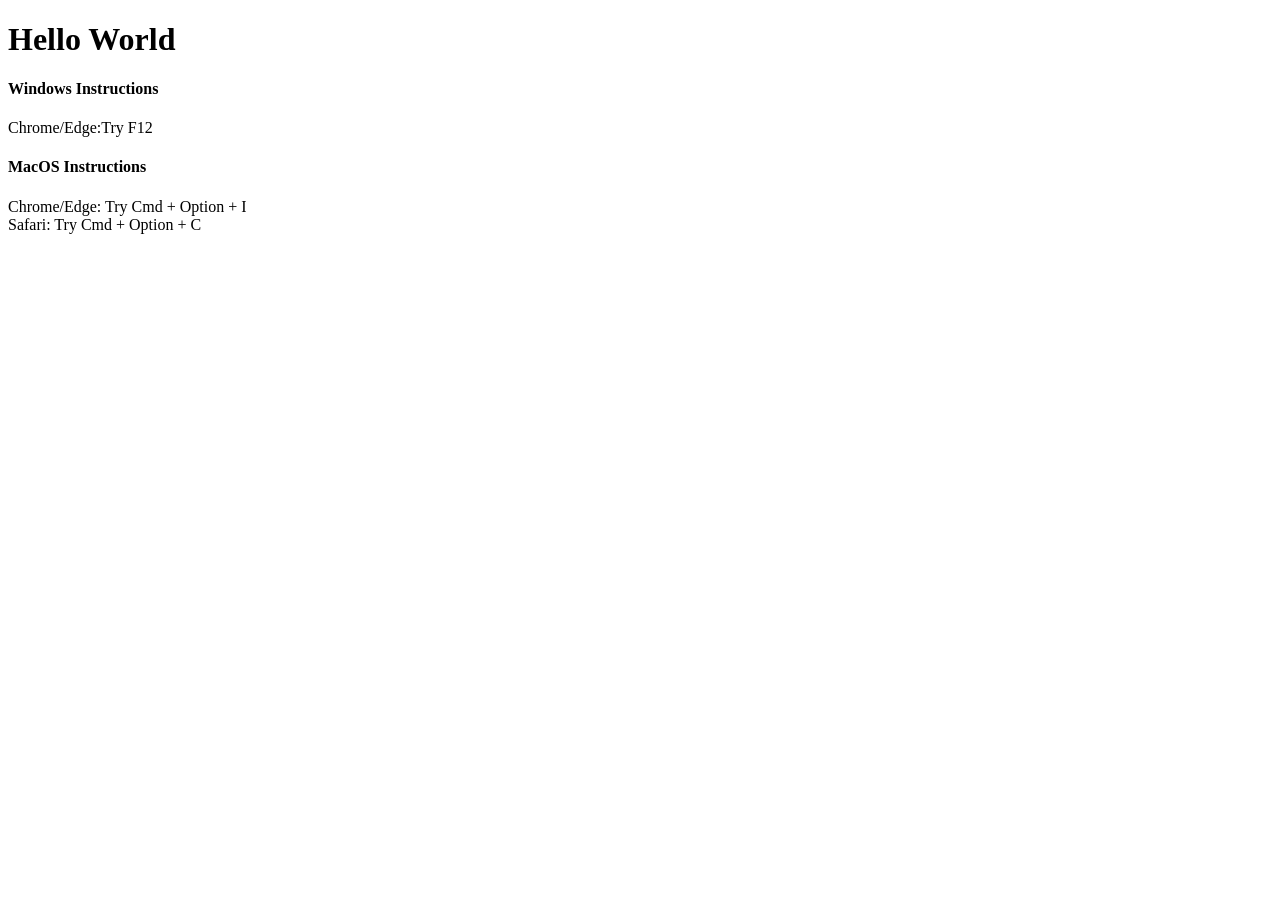
<file: demos/01_Demo_HelloWorld/index.html>
<!DOCTYPE html>
<html lang="en">
<head>
    <meta charset="UTF-8">
    <meta name="viewport" content="width=device-width, initial-scale=1.0">
    <title>Hello World</title>

</head>
<body>

    <div class="page-layout">

        <div class="container">

            <h1>Hello World</h1>
            <h4>Windows Instructions</h4>
            <p>
                Chrome/Edge:Try F12
            </p>
            <h4>MacOS Instructions</h4>
            <p>
                Chrome/Edge: Try Cmd + Option + I <br>
                Safari: Try Cmd + Option + C
            </p>

        </div>

    </div>

    <script>

        function sayHello() {

            var myName =  "Hannah";

            if (myName == "Josh") {

                // Josh Speaks
                console.log("Hello, World! My name is Josh.");

            } else if(myName == "Hannah") {

                // Hannah Speaks
                console.log("Hello, World! My name is Hannah.");

            } else {

                // Assign a default message.
                console.log("Hello, World!");

            }

            // Assign a message that always displays.
            console.log("The End.");

        }


        sayHello();


    </script>

</body>
</html>
</file>
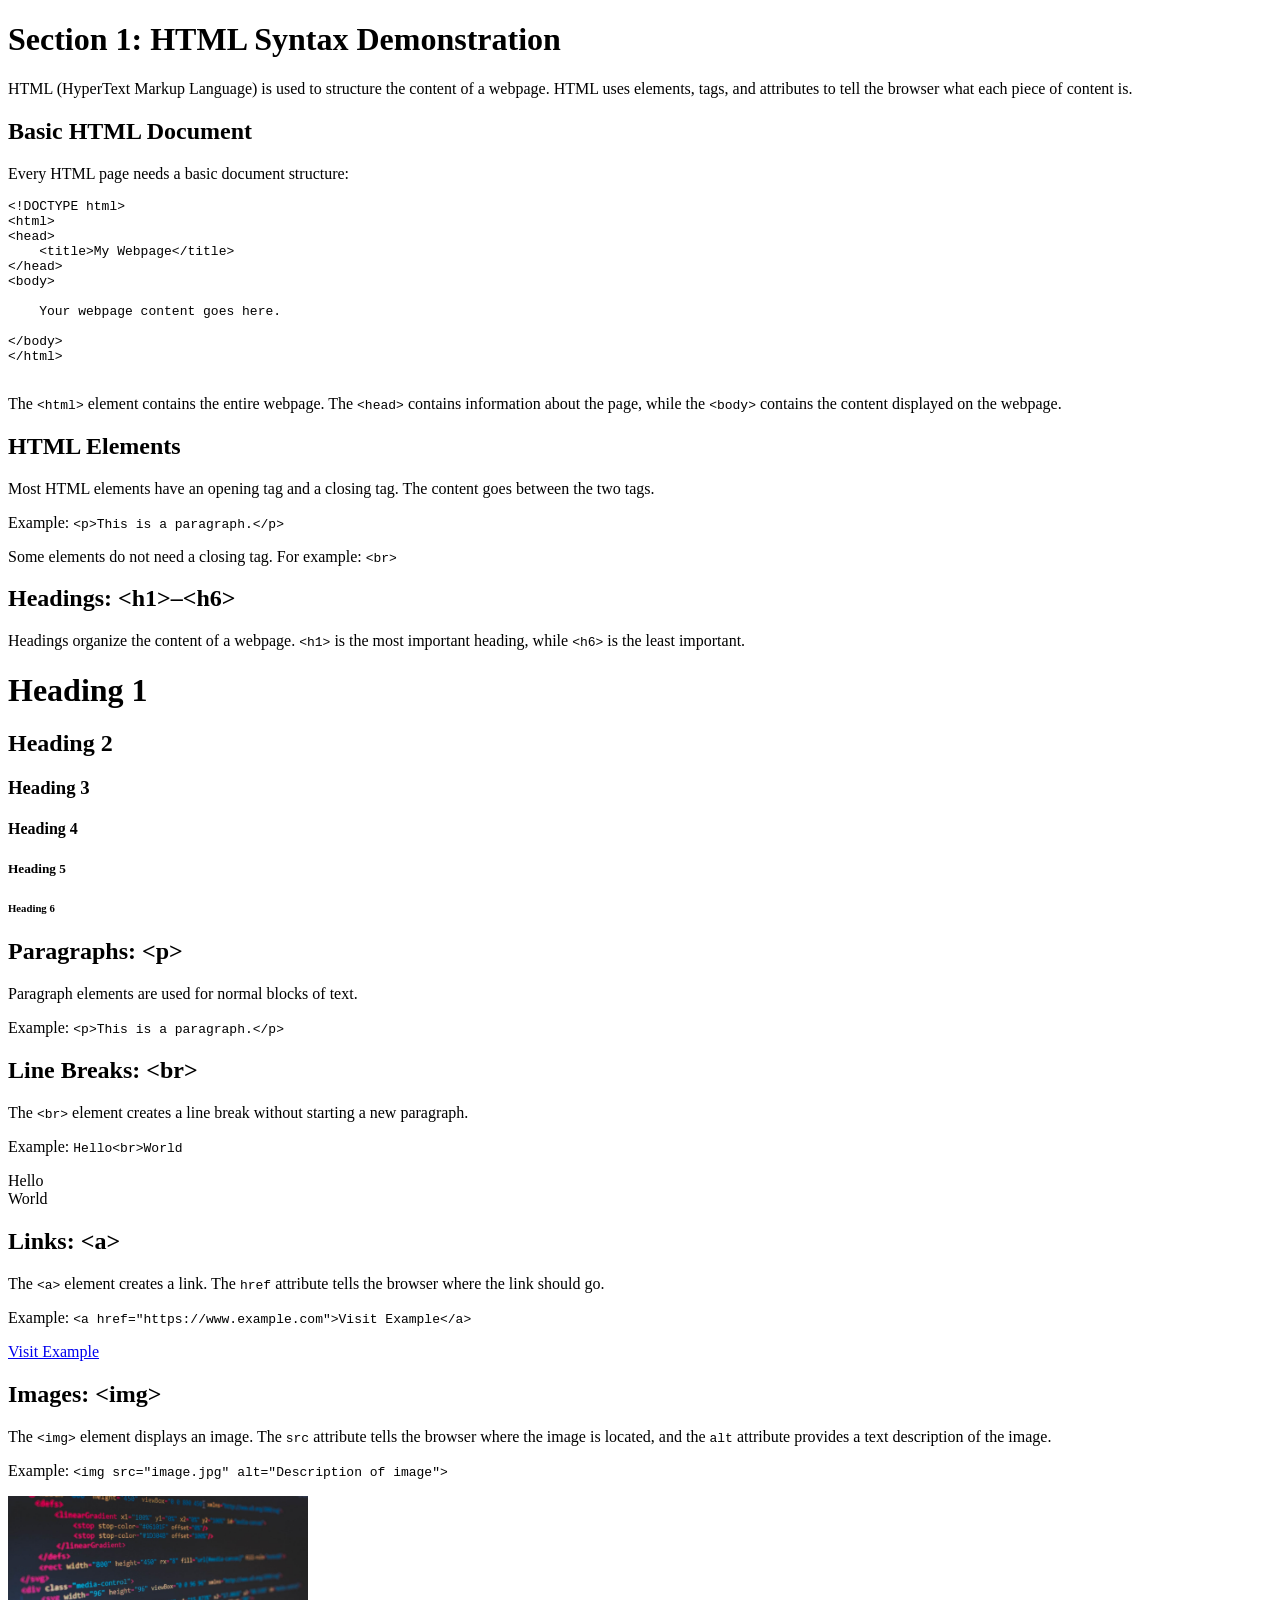
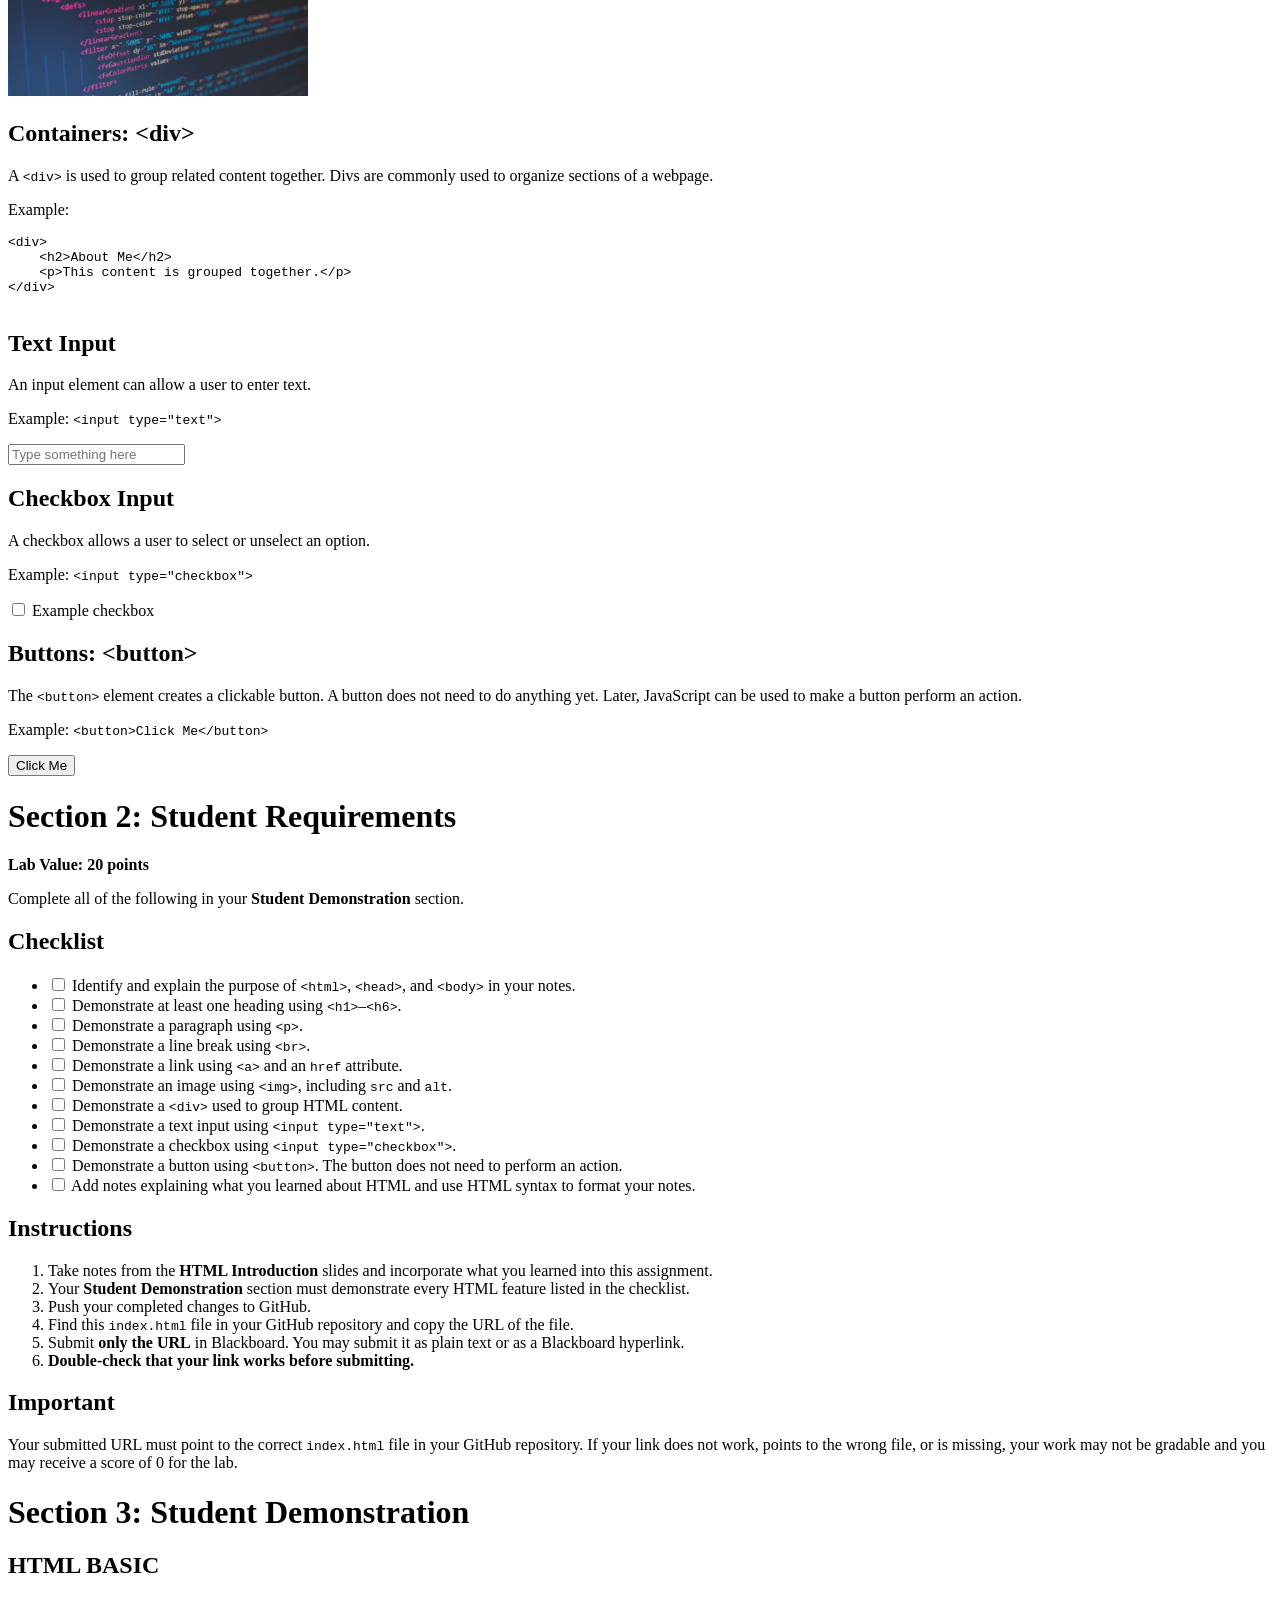
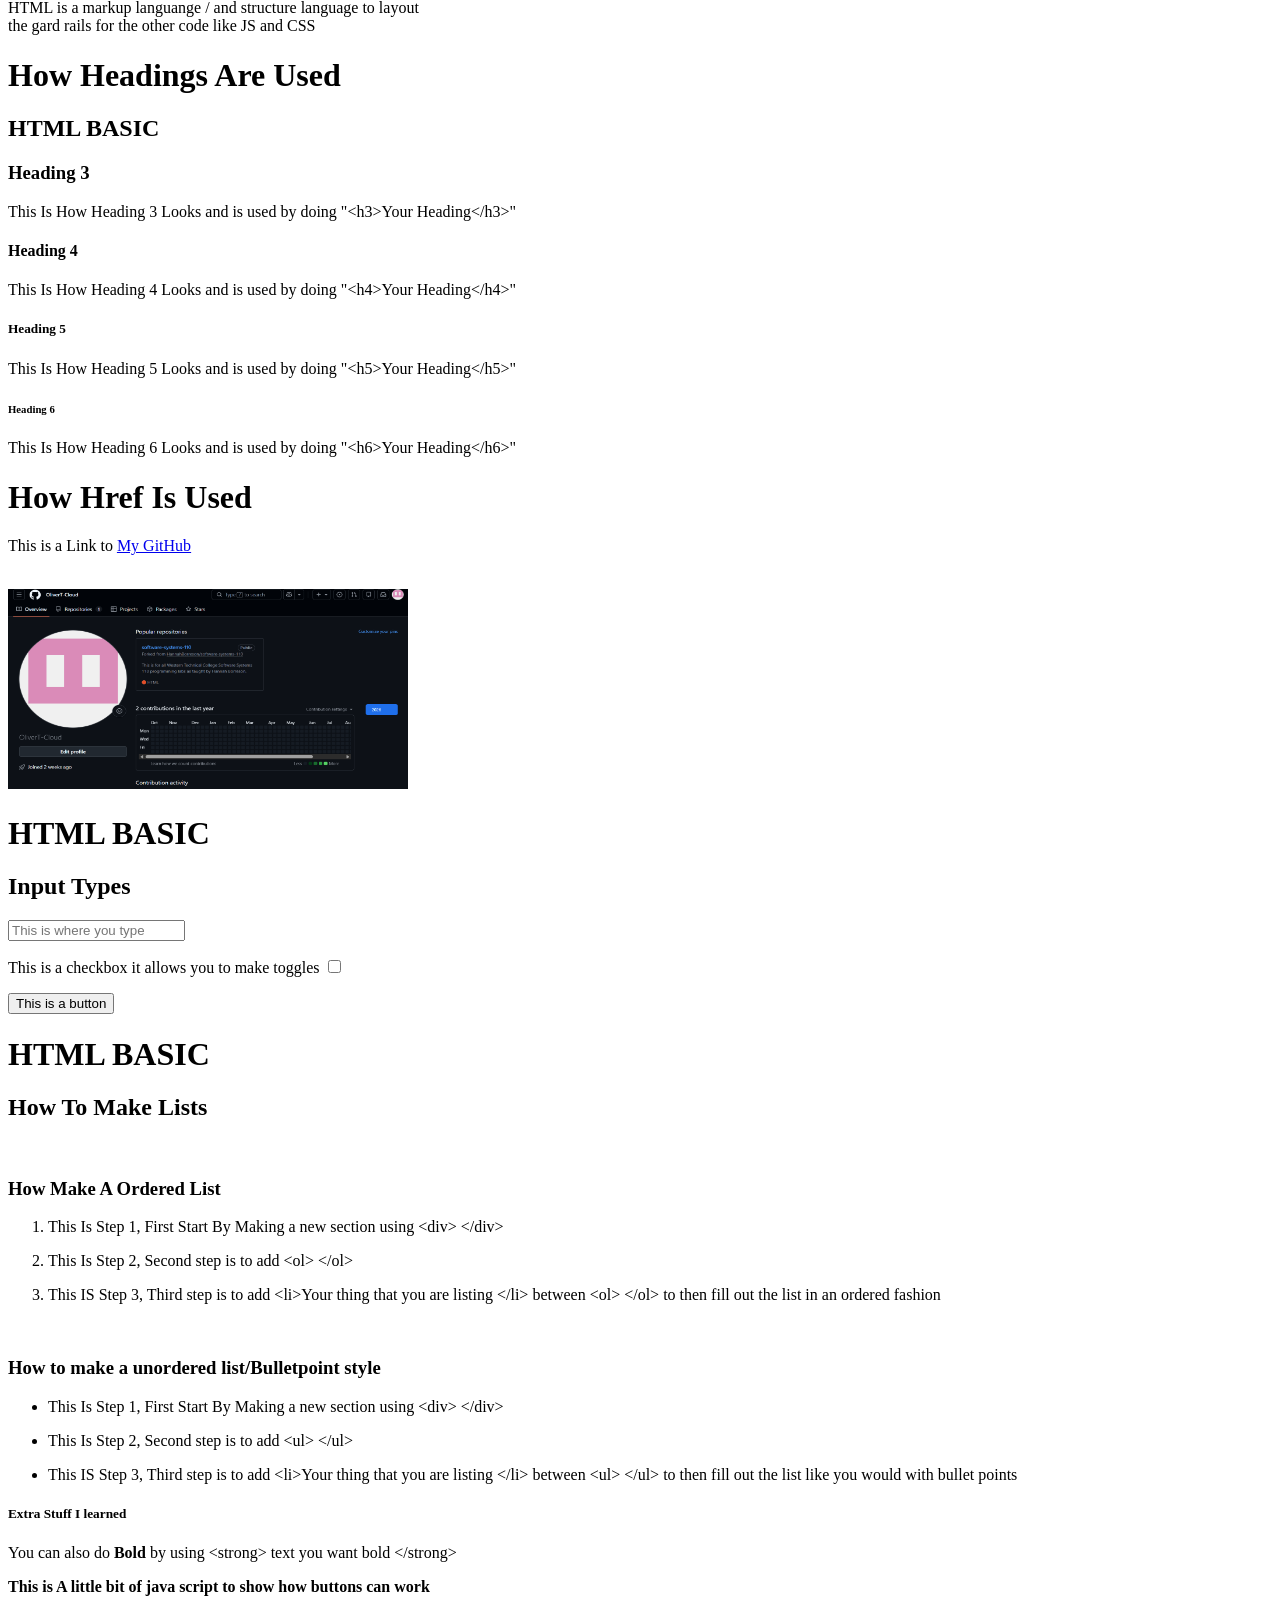
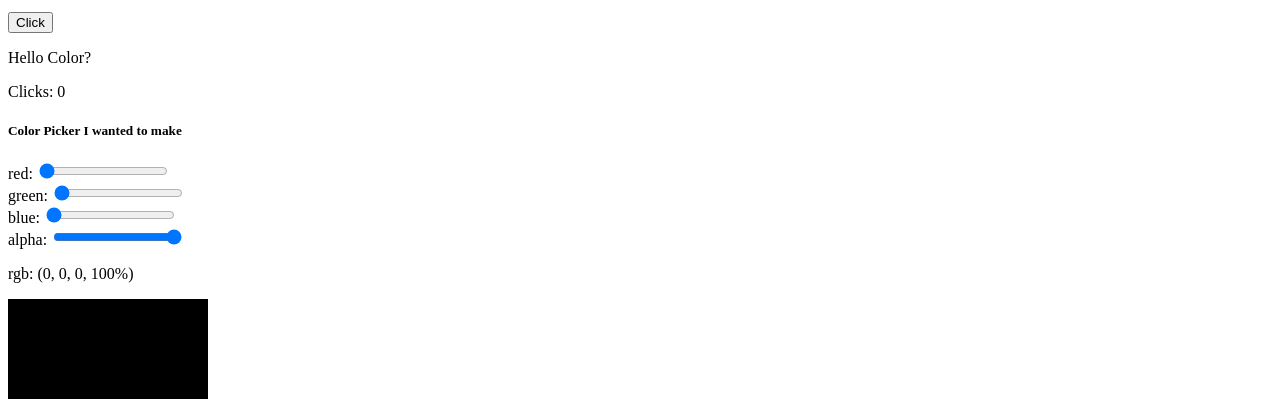
<file: labs/lab04-HTML-introduction/index.html>
<!DOCTYPE html>
<html lang="en">
<head>
    <meta charset="UTF-8">
    <title>HTML Introduction Lab</title>
</head>

<body>

    <!-- =========================================================
         SECTION 1: HTML SYNTAX DEMONSTRATION
         ========================================================= -->

    <div>
        <h1>Section 1: HTML Syntax Demonstration</h1>

        <p>
            HTML (HyperText Markup Language) is used to structure the
            content of a webpage. HTML uses elements, tags, and attributes
            to tell the browser what each piece of content is.
        </p>

        <h2>Basic HTML Document</h2>

        <p>
            Every HTML page needs a basic document structure:
        </p>

        <pre>
&lt;!DOCTYPE html&gt;
&lt;html&gt;
&lt;head&gt;
    &lt;title&gt;My Webpage&lt;/title&gt;
&lt;/head&gt;
&lt;body&gt;

    Your webpage content goes here.

&lt;/body&gt;
&lt;/html&gt;
        </pre>

        <p>
            The <code>&lt;html&gt;</code> element contains the entire webpage.
            The <code>&lt;head&gt;</code> contains information about the page,
            while the <code>&lt;body&gt;</code> contains the content displayed
            on the webpage.
        </p>


        <h2>HTML Elements</h2>

        <p>
            Most HTML elements have an opening tag and a closing tag.
            The content goes between the two tags.
        </p>

        <p>
            Example:
            <code>&lt;p&gt;This is a paragraph.&lt;/p&gt;</code>
        </p>

        <p>
            Some elements do not need a closing tag. For example:
            <code>&lt;br&gt;</code>
        </p>


        <h2>Headings: &lt;h1&gt;–&lt;h6&gt;</h2>

        <p>
            Headings organize the content of a webpage.
            <code>&lt;h1&gt;</code> is the most important heading,
            while <code>&lt;h6&gt;</code> is the least important.
        </p>

        <h1>Heading 1</h1>
        <h2>Heading 2</h2>
        <h3>Heading 3</h3>
        <h4>Heading 4</h4>
        <h5>Heading 5</h5>
        <h6>Heading 6</h6>


        <h2>Paragraphs: &lt;p&gt;</h2>

        <p>
            Paragraph elements are used for normal blocks of text.
        </p>

        <p>
            Example:
            <code>&lt;p&gt;This is a paragraph.&lt;/p&gt;</code>
        </p>


        <h2>Line Breaks: &lt;br&gt;</h2>

        <p>
            The <code>&lt;br&gt;</code> element creates a line break
            without starting a new paragraph.
        </p>

        <p>
            Example:
            <code>Hello&lt;br&gt;World</code>
        </p>

        <p>
            Hello<br>
            World
        </p>


        <h2>Links: &lt;a&gt;</h2>

        <p>
            The <code>&lt;a&gt;</code> element creates a link.
            The <code>href</code> attribute tells the browser where
            the link should go.
        </p>

        <p>
            Example:
            <code>&lt;a href="https://www.example.com"&gt;Visit Example&lt;/a&gt;</code>
        </p>

        <p>
            <a href="https://www.example.com">Visit Example</a>
        </p>


        <h2>Images: &lt;img&gt;</h2>

        <p>
            The <code>&lt;img&gt;</code> element displays an image.
            The <code>src</code> attribute tells the browser where the
            image is located, and the <code>alt</code> attribute provides
            a text description of the image.
        </p>

        <p>
            Example:
            <code>&lt;img src="image.jpg" alt="Description of image"&gt;</code>
        </p>

        <img src="./assets/image.jpg" alt="HTML Webpage" width="300" height="200">


        <h2>Containers: &lt;div&gt;</h2>

        <p>
            A <code>&lt;div&gt;</code> is used to group related content
            together. Divs are commonly used to organize sections of a webpage.
        </p>

        <p>
            Example:
        </p>

        <pre>
&lt;div&gt;
    &lt;h2&gt;About Me&lt;/h2&gt;
    &lt;p&gt;This content is grouped together.&lt;/p&gt;
&lt;/div&gt;
        </pre>


        <h2>Text Input</h2>

        <p>
            An input element can allow a user to enter text.
        </p>

        <p>
            Example:
            <code>&lt;input type="text"&gt;</code>
        </p>

        <p>
            <input type="text" placeholder="Type something here">
        </p>


        <h2>Checkbox Input</h2>

        <p>
            A checkbox allows a user to select or unselect an option.
        </p>

        <p>
            Example:
            <code>&lt;input type="checkbox"&gt;</code>
        </p>

        <p>
            <input type="checkbox"> Example checkbox
        </p>


        <h2>Buttons: &lt;button&gt;</h2>

        <p>
            The <code>&lt;button&gt;</code> element creates a clickable
            button. A button does not need to do anything yet. Later,
            JavaScript can be used to make a button perform an action.
        </p>

        <p>
            Example:
            <code>&lt;button&gt;Click Me&lt;/button&gt;</code>
        </p>

        <p>
            <button>Click Me</button>
        </p>

    </div>


    <!-- =========================================================
         SECTION 2: STUDENT REQUIREMENTS
         ========================================================= -->

    <div>

        <h1>Section 2: Student Requirements</h1>

        <p>
            <strong>Lab Value: 20 points</strong>
        </p>

        <p>
            Complete all of the following in your
            <strong>Student Demonstration</strong> section.
        </p>


        <h2>Checklist</h2>

        <ul>

            <li>
                <input type="checkbox">
                Identify and explain the purpose of
                <code>&lt;html&gt;</code>, <code>&lt;head&gt;</code>,
                and <code>&lt;body&gt;</code> in your notes.
            </li>

            <li>
                <input type="checkbox">
                Demonstrate at least one heading using
                <code>&lt;h1&gt;</code>–<code>&lt;h6&gt;</code>.
            </li>

            <li>
                <input type="checkbox">
                Demonstrate a paragraph using <code>&lt;p&gt;</code>.
            </li>

            <li>
                <input type="checkbox">
                Demonstrate a line break using <code>&lt;br&gt;</code>.
            </li>

            <li>
                <input type="checkbox">
                Demonstrate a link using <code>&lt;a&gt;</code> and
                an <code>href</code> attribute.
            </li>

            <li>
                <input type="checkbox">
                Demonstrate an image using <code>&lt;img&gt;</code>,
                including <code>src</code> and <code>alt</code>.
            </li>

            <li>
                <input type="checkbox">
                Demonstrate a <code>&lt;div&gt;</code> used to group
                HTML content.
            </li>

            <li>
                <input type="checkbox">
                Demonstrate a text input using
                <code>&lt;input type="text"&gt;</code>.
            </li>

            <li>
                <input type="checkbox">
                Demonstrate a checkbox using
                <code>&lt;input type="checkbox"&gt;</code>.
            </li>

            <li>
                <input type="checkbox">
                Demonstrate a button using <code>&lt;button&gt;</code>.
                The button does not need to perform an action.
            </li>

            <li>
                <input type="checkbox">
                Add notes explaining what you learned about HTML and
                use HTML syntax to format your notes.
            </li>

        </ul>


        <h2>Instructions</h2>

        <ol>

            <li>
                Take notes from the <strong>HTML Introduction</strong>
                slides and incorporate what you learned into this assignment.
            </li>

            <li>
                Your <strong>Student Demonstration</strong> section must
                demonstrate every HTML feature listed in the checklist.
            </li>

            <li>
                Push your completed changes to GitHub.
            </li>

            <li>
                Find this <code>index.html</code> file in your GitHub
                repository and copy the URL of the file.
            </li>

            <li>
                Submit <strong>only the URL</strong> in Blackboard.
                You may submit it as plain text or as a Blackboard hyperlink.
            </li>

            <li>
                <strong>Double-check that your link works before submitting.</strong>
            </li>

        </ol>


        <h2>Important</h2>

        <p>
            Your submitted URL must point to the correct
            <code>index.html</code> file in your GitHub repository.
            If your link does not work, points to the wrong file, or is
            missing, your work may not be gradable and you may receive
            a score of 0 for the lab.
        </p>

    </div>


    <!-- =========================================================
         SECTION 3: STUDENT DEMONSTRATION
         ========================================================= -->

    <div>

        <h1>Section 3: Student Demonstration</h1>

        <h2>HTML BASIC</h2>
        <p>HTML is a markup languange / and structure language to layout <br> the gard rails for the other code like JS and CSS</p>
    </div>

    <div>
        <h1>How Headings Are Used</h1>
        <h2>HTML BASIC</h2>

        <h3>Heading 3</h3>
        <p>This Is How Heading 3 Looks and is used by doing "&lt;h3&gt;Your Heading&lt;/h3&gt;"</p>

        <h4>Heading 4</h4>
        <p>This Is How Heading 4 Looks and is used by doing "&lt;h4&gt;Your Heading&lt;/h4&gt;"</p>

        <h5>Heading 5</h5>
        <p>This Is How Heading 5 Looks and is used by doing "&lt;h5&gt;Your Heading&lt;/h5&gt;"</p>

        <h6>Heading 6</h6>
        <p>This Is How Heading 6 Looks and is used by doing "&lt;h6&gt;Your Heading&lt;/h6&gt;"</p>
    </div>

    <div>
        <h1>How Href Is Used</h1>

        <p>This is a Link to <a href="https://github.com/OliverT-Cloud">My GitHub</a> </p>

        <br>

        <img src="./assets/Screenshot 2026-09-27 134134.png" alt="Screenshot of my github profile" width="400" height="200">
    </div>

<div>
    <h1>HTML BASIC</h1>
    <h2>Input Types</h2>
    <p> <input type="text" placeholder="This is where you type"> </p>
    <p> This is a checkbox it allows you to make toggles <input type="checkbox"> </p>
    <p> <button>This is a button</button> </p>
</div>

<div>
    <h1> HTML BASIC </h1>
    <h2> How To Make Lists </h2>
    <br>
    <h3> How Make A Ordered List </h3>
    <ol>
        <li> <p>This Is Step 1, First Start By Making a new section using &lt;div&gt; &lt;/div&gt;</p> </li>
        <li> <p>This Is Step 2, Second step is to add &lt;ol&gt; &lt;/ol&gt;</p> </li>
        <li> <p>This IS Step 3, Third step is to add &lt;li&gt;Your thing that you are listing &lt;/li&gt; between &lt;ol&gt; &lt;/ol&gt; to then fill out the list in an ordered fashion</p> </li>
    </ol>
    <br>
    <h3>How to make a unordered list/Bulletpoint style</h3>
    <ul>
        <li> <p>This Is Step 1, First Start By Making a new section using &lt;div&gt; &lt;/div&gt;</p> </li>
        <li> <p>This Is Step 2, Second step is to add &lt;ul&gt; &lt;/ul&gt;</p> </li>
        <li> <p>This IS Step 3, Third step is to add &lt;li&gt;Your thing that you are listing &lt;/li&gt; between &lt;ul&gt; &lt;/ul&gt; to then fill out the list like you would with bullet points</p> </li>
    </ul>
    
    <h5><strong>Extra Stuff I learned</strong></h5>
    <p> You can also do <strong>Bold</strong> by using &lt;strong&gt; text you want bold &lt;/strong&gt; </p>

    <p><strong>This is A little bit of java script to show how buttons can work</strong></p>

    <button onclick="colortext.style.color=['red', 'green', 'blue','yellow', 'rgb(255, 216, 120)'][i++%5]; counter.innerText='Clicks: '+i">Click</button>
    <p id="colortext">Hello Color?</p>
    <p id="counter">Clicks: 0</p>
    <script>let i=0;</script>

    <h5>Color Picker I wanted to make</h5>
    red: <input type="range" id="r" min="0" max="255" value="0" oninput="update()"><br>
    green: <input type="range" id="g" min="0" max="255" value="0" oninput="update()"><br>
    blue: <input type="range" id="b" min="0" max="255" value="0" oninput="update()"><br>
    alpha: <input type="range" id="a" min="0" max="100" value="100" oninput="update()"><br>

    <p id="rgba">rgb: (0, 0, 0, 100%) </p>

    <div id="preview" style="width:200px;height:100px;background:rgba(0, 0, 0, 1);"> </div>
    <script>
        function update() {
            let color = `rgba(${r.value}, ${g.value}, ${b.value}, ${a.value}%)`;
            document.getElementById("preview").style.background = color;
            document.getElementById("rgba").innerText = color;
        }
    </script>

</div>

</body>
</html>
</file>
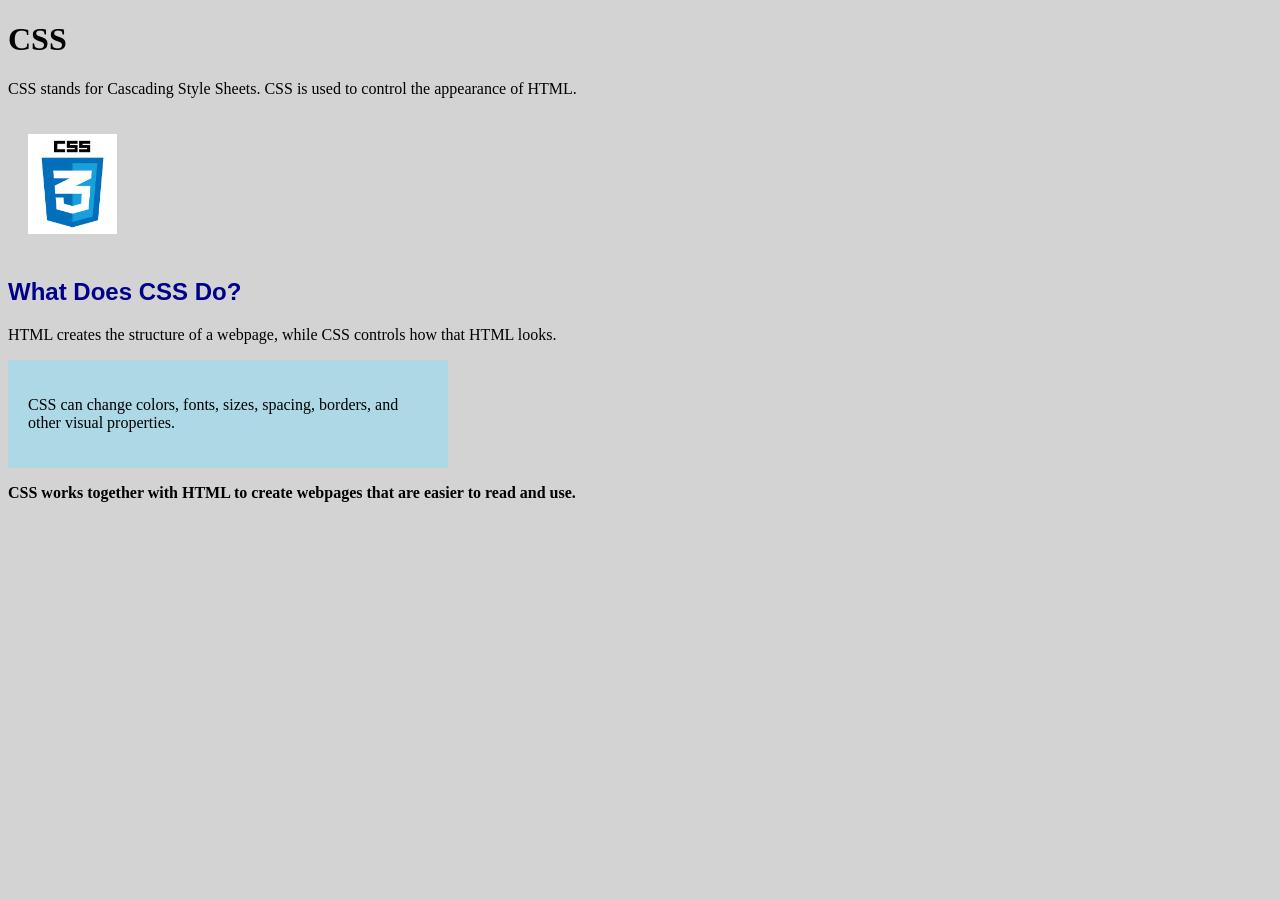
<file: labs/lab05-CSS-introduction/index.html>
<!DOCTYPE html>
<html lang="en">
<head>
    <meta charset="UTF-8">
    <meta name="viewport" content="width=device-width, initial-scale=1.0">
    <title>Introduction to CSS</title>

    <!-- EXTERNAL CSS: This HTML file is connected to the style.css file. -->
    <link rel="stylesheet" href="./styling/style.css">

    <!-- INTERNAL CSS: This style is written directly inside this HTML file. -->
    <style>
        body {
            background-color: lightgrey;
        }
    </style>
</head>
<body>

    <h1>CSS</h1>

    <p>CSS stands for Cascading Style Sheets. CSS is used to control the appearance of HTML.</p>

    <img id="cssLogo" src="./assets/CSS3_logo.jpg" alt="CSS Logo">

    <h2>What Does CSS Do?</h2>

    <p>HTML creates the structure of a webpage, while CSS controls how that HTML looks.</p>

    <div class="info-box">
        <p>CSS can change colors, fonts, sizes, spacing, borders, and other visual properties.</p>
    </div>

    <!-- INLINE CSS: This style is written directly inside this HTML element. -->
    <p style="font-weight: bold;">CSS works together with HTML to create webpages that are easier to read and use.</p>

</body>
</html>
</file>
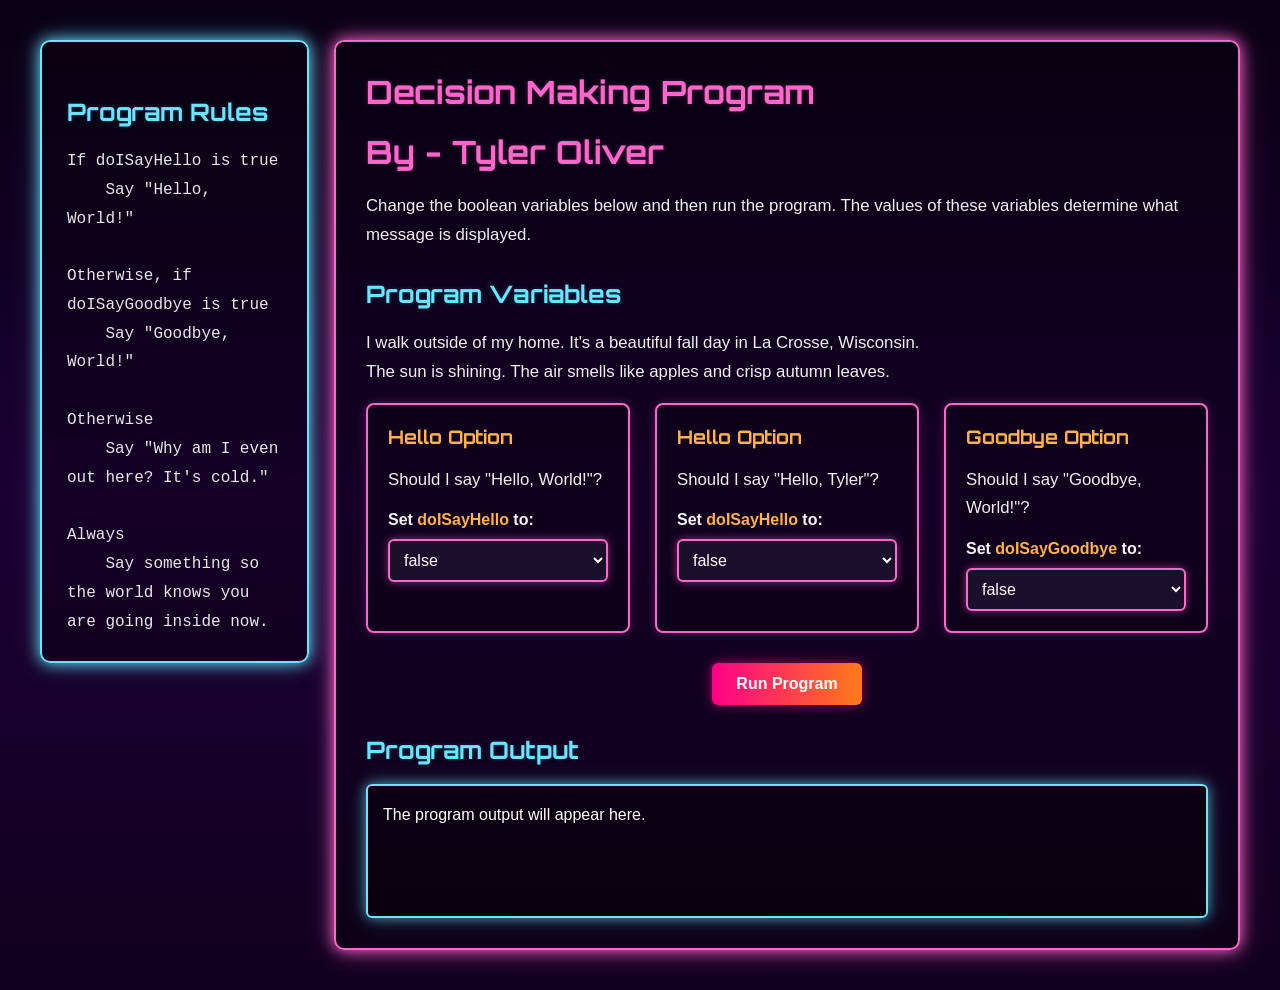
<file: labs/lab06-programming-introduction/index.html>
<!DOCTYPE html>
<html lang="en">
<head>
    <meta charset="UTF-8">
    <meta name="viewport" content="width=device-width, initial-scale=1.0">
    <title>Decision Making Program</title>

    <link rel="stylesheet" type="text/css" href="css/style.css">
</head>
<body>

    <div class="page-layout">

        <aside class="sidebar">

            <h2>Program Rules</h2>

            <div class="rules">

                If doISayHello is true<br>
                &nbsp;&nbsp;&nbsp;&nbsp;Say "Hello, World!"<br><br>

                Otherwise, if doISayGoodbye is true<br>
                &nbsp;&nbsp;&nbsp;&nbsp;Say "Goodbye, World!"<br><br>

                Otherwise<br>
                &nbsp;&nbsp;&nbsp;&nbsp;Say "Why am I even out here? It's cold."<br><br>

                Always<br>
                &nbsp;&nbsp;&nbsp;&nbsp;Say something so the world knows you are going inside now.

            </div>

        </aside>

        <div class="container">

            <h1>Decision Making Program</h1>
            <h1>By - Tyler Oliver</h1>

            <p>
                Change the boolean variables below and then run the program.
                The values of these variables determine what message is displayed.
            </p>

            <h2>Program Variables</h2>

            <p>
                I walk outside of my home. It's a beautiful fall day in La Crosse, Wisconsin.
                <br>
                The sun is shining. The air smells like apples and crisp autumn leaves.
            </p>

            <div class="variable-container">

                <div class="variable-card">

                    <h3>Hello Option</h3>

                    <p>
                        Should I say "Hello, World!"?
                    </p>

                    <label for="helloInput">
                        Set <strong>doISayHello</strong> to:&nbsp;
                    </label>

                    <select id="helloInput">
                        <option value="true">true</option>
                        <option value="false" selected>false</option>
                    </select>

                </div>


                <div class="variable-card">

                    <h3>Hello Option</h3>

                    <p>
                        Should I say "Hello, Tyler"?
                    </p>

                    <label for="TylerInput">
                        Set <strong>doISayHello</strong> to:&nbsp;
                    </label>

                    <select id="TylerInput">
                        <option value="true">true</option>
                        <option value="false" selected>false</option>
                    </select>

                </div>

                <div class="variable-card">

                    <h3>Goodbye Option</h3>

                    <p>
                        Should I say "Goodbye, World!"?
                    </p>

                    <label for="goodbyeInput">
                        Set <strong>doISayGoodbye</strong> to:&nbsp;
                    </label>

                    <select id="goodbyeInput">
                        <option value="true">true</option>
                        <option value="false" selected>false</option>
                    </select>

                </div>

            </div>

            <button onclick="runProgram()">Run Program</button>

            <h2>Program Output</h2>

            <div id="output">
                The program output will appear here.
            </div>

        </div>

    </div>

    <script>

        let doISayHello = false;
        let doISayGoodbye = false;
        let doISayTyler = false;

        function updateVariables() {

            doISayHello =
                document.getElementById("helloInput").value == "true";

            doISayGoodbye =
                document.getElementById("goodbyeInput").value == "true";

            doISayTyler = 
                document.getElementById("TylerInput").value == "true";

        }

        function displayMessages(message, finalMessage) {

            document.getElementById("output").innerHTML =
                message + "<br>" + "..." + "<br>" + "..." + "<br>" + finalMessage;

        }

        function sayHello() {

            /***********************************************************************
            * DIRECTIONS
            *
            * Run the program using every possible combination of true and false
            * values for the variables below.
            *
            * Record your observations for each test in the Student Observation
            * Area.
            ***********************************************************************/

            /*
                STUDENT OBSERVATION AREA
            
                Test #1
                doISayHello = true
                doISayGoodbye = true
             
                Observation: it says hello world and "im tired of being outside im going inside now" at the bottom 
            
                ***********************************************************************
                
                Test #2
                doISayHello = false
                doISayGoodbye = false
             
                Observation: it says why am i even out here its cold and "im tired of being outside im going inside now" at the bottom
            
                ***********************************************************************

                Test #3
                doISayHello = true
                doISayGoodbye = false
             
                Observation:it says hello world and "im tired of being outside im going inside now" at the bottom

                ***********************************************************************    

                Test #4
                doISayHello = false
                doISayGoodbye = true
             
                Observation: it says goodbye world and "im tired of being outside im going inside now" at the bottom
                
            */
    

            let message;
            let finalMessage;

            if(doISayHello == true) {

                // Assign a greeting message.
                message = "Hello, World!";

            } else if(doISayGoodbye == true) {

                // Assign a goodbye message.
                message = "Goodbye, World!";

            } else if(doISayTyler == true) {

                // Hello Tyler
                message = "Hello Tyler";

            } else {

                message= "why dont we say hello?";
                
            }
            
             

            // Assign a message that always displays.
            finalMessage = "I am tired of being outside. I am going inside now.";

            displayMessages(message, finalMessage);

        }

        function runProgram() {

            updateVariables();
            sayHello();

        }

    </script>

</body>
</html>
</file>
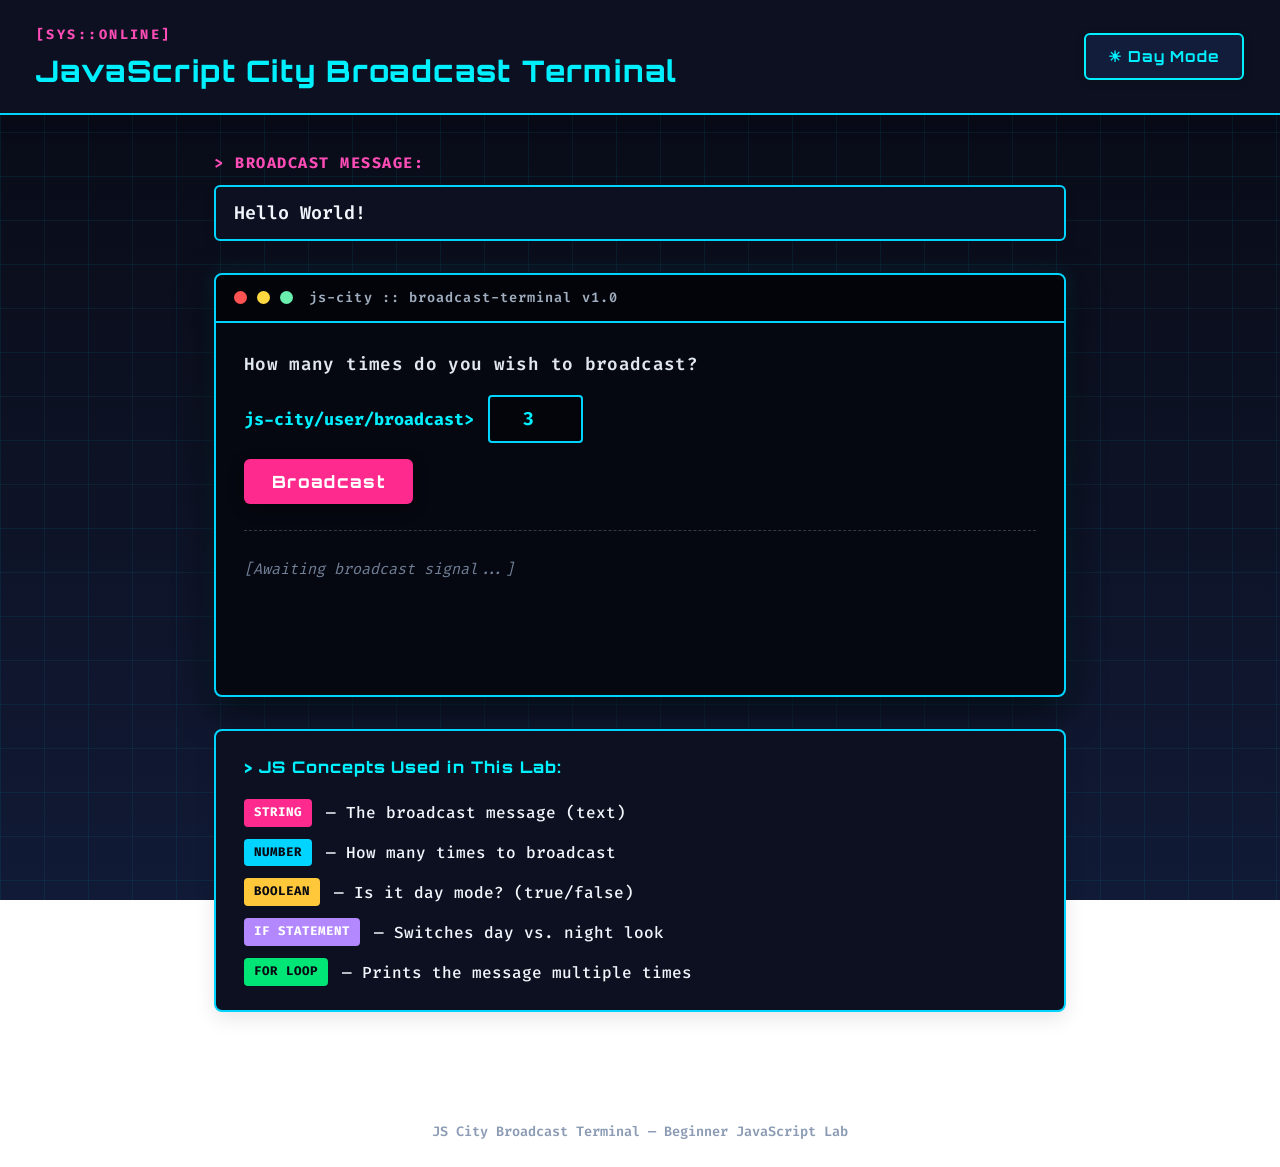
<file: labs/lab07-javascript-introduction/index.html>
<!DOCTYPE html>
<html lang="en">
<head>
  <meta charset="UTF-8" />
  <meta name="viewport" content="width=device-width, initial-scale=1.0" />
  <title>JavaScript City Broadcast Terminal</title>
  <link rel="stylesheet" href="css/style.css" />
</head>
<body id="page-body">

  <!-- ===== PAGE HEADER ===== -->
  <header class="site-header">
    <div class="header-left">
      <span class="header-tag">[SYS::ONLINE]</span>
      <h1 class="site-title">JavaScript City Broadcast Terminal</h1>
    </div>
    <div class="header-right">
      <!-- Day/Night Toggle Button -->
      <button id="toggle-btn" onclick="toggleDayNight()">☀ Day Mode</button>
    </div>
  </header>

  <!-- ===== MAIN CONTENT ===== -->
  <main class="main-content">

    <!-- Message Input Section -->
    <section class="input-section">
      <label for="message-input" class="input-label">
        &gt; BROADCAST MESSAGE:
      </label>
      <input
        type="text"
        id="message-input"
        class="message-input"
        value="Hello World!"
        placeholder="Type your message here..."
      />
    </section>

    <!-- Terminal Window -->
    <section class="terminal-wrapper">
      <div class="terminal-titlebar">
        <span class="dot dot-red"></span>
        <span class="dot dot-yellow"></span>
        <span class="dot dot-green"></span>
        <span class="terminal-label">js-city :: broadcast-terminal v1.0</span>
      </div>

      <div class="terminal-body">

        <!-- Terminal Prompt Area -->
        <div class="terminal-prompt-area">
          <p class="terminal-question">How many times do you wish to broadcast?</p>
          <div class="terminal-input-row">
            <label for="count-input" class="prompt-label">js-city/user/broadcast&gt;</label>
            <input
              type="number"
              id="count-input"
              class="count-input"
              min="1"
              max="50"
              value="3"
            />
          </div>
          <button id="broadcast-btn" onclick="runBroadcast()"> Broadcast</button>
        </div>

        <!-- Terminal Output -->
        <div class="terminal-divider"></div>
        <div id="terminal-output" class="terminal-output">
          <p class="output-idle">[Awaiting broadcast signal...]</p>
        </div>

      </div>
    </section>

    <!-- Beginner Concept Labels -->
    <section class="concept-legend">
      <h2 class="legend-title">&gt; JS Concepts Used in This Lab:</h2>
      <ul class="legend-list">
        <li><span class="tag tag-string">STRING</span> — The broadcast message (text)</li>
        <li><span class="tag tag-number">NUMBER</span> — How many times to broadcast</li>
        <li><span class="tag tag-boolean">BOOLEAN</span> — Is it day mode? (true/false)</li>
        <li><span class="tag tag-if">IF STATEMENT</span> — Switches day vs. night look</li>
        <li><span class="tag tag-loop">FOR LOOP</span> — Prints the message multiple times</li>
      </ul>
    </section>

  </main>

  <footer class="site-footer">
    <p>JS City Broadcast Terminal &mdash; Beginner JavaScript Lab</p>
  </footer>

  <!--
  =============================================================
  1. CRITICAL CONNECTION FAILURE

  The website's JavaScript file is not being loaded.

  Symptoms:
  - The Day/Night button does not work.
  - The Broadcast button does not work.
  - No JavaScript functions will run.

  Your mission:
  Reconnect index.html to the JavaScript file by adding
  the missing script reference near the bottom of the page.
  =============================================================
  -->
<script src="js/script.js"></script>
</body>
</html>
</file>
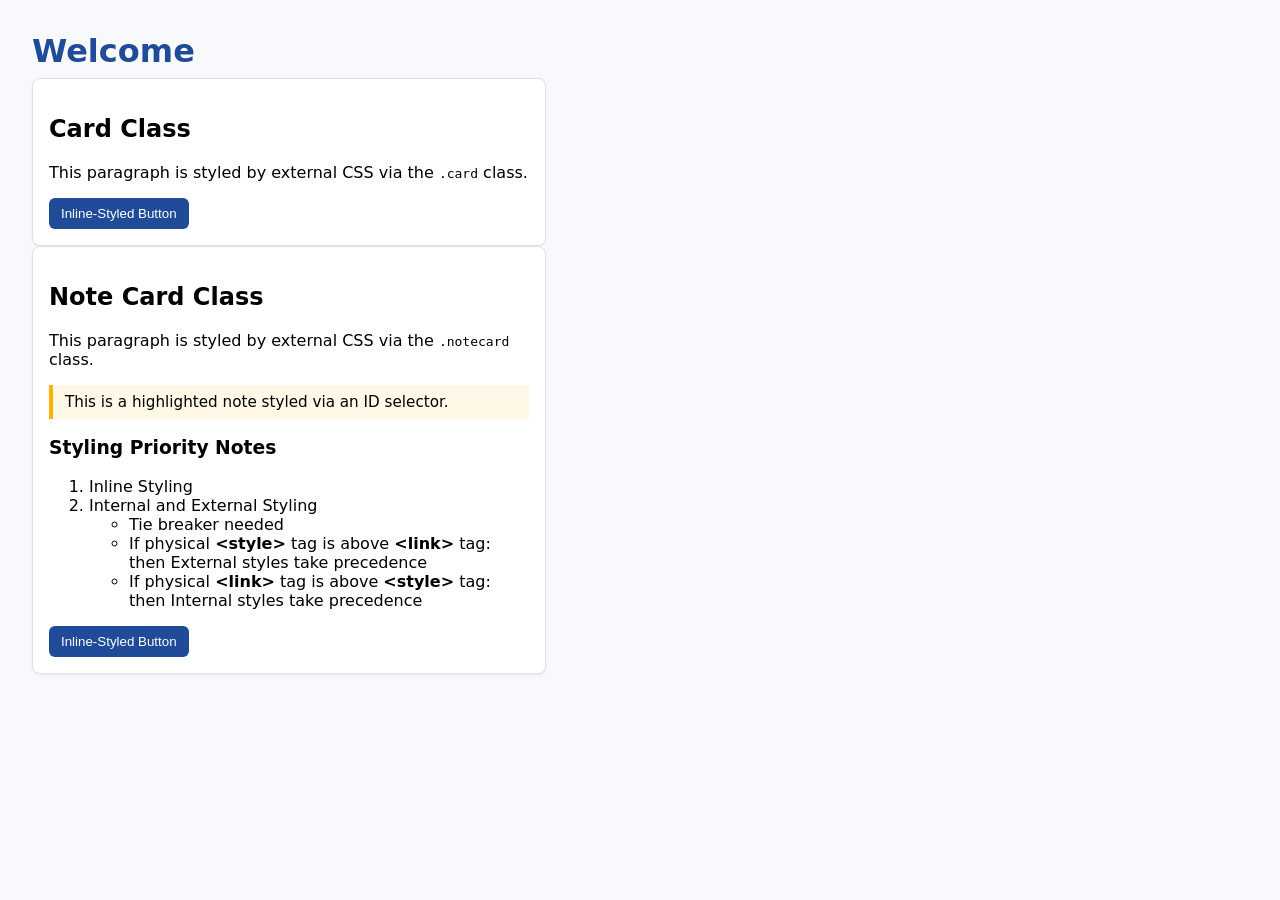
<file: demos/00_Demo_HTML_CSS_Portfolio/04-External-Inline-Internal-CSS/index.html>
<!DOCTYPE html>
<html lang="en">
<head>
  <meta charset="UTF-8" />
  <title>Internal, External, and Inline CSS Example</title>

  <!-- External CSS (site-wide/base styles) -->
  <link rel="stylesheet" href="style.css" />

  <!-- Internal CSS (page-specific styles or quick overrides) -->
  <style>
    /* Internal style applied to all h1 elements */
    h1 {
      color: #1f4b99;
      margin-bottom: 0.5rem;
    }
  </style>
</head>
<body>
  <h1>Welcome</h1>

  <div class="card">
    <h2>Card Class</h2>
    <p>This paragraph is styled by external CSS via the <code>.card</code> class.</p>

    <!-- Inline CSS (style for this element only) -->
    <button style="background:#1f4b99;color:white;border:none;padding:0.5rem 0.75rem;border-radius:6px;cursor:pointer;">
      Inline-Styled Button
    </button>
  </div>
  <div class="card">
    <h2>Note Card Class</h2>
    <p>This paragraph is styled by external CSS via the <code>.notecard</code> class.</p>

        <!-- Example use of the ID selector -->
    <p id="special-note">This is a highlighted note styled via an ID selector.</p>

    <h3>Styling Priority Notes</h3>
    <ol>
      <li>Inline Styling</li>
      <li>Internal and External Styling
        <ul>
          <li>Tie breaker needed</li>
          <li>If physical <strong>&lt;style&gt;</strong> tag is above <strong>&lt;link&gt;</strong> tag: then External styles take precedence</li>
          <li>If physical <strong>&lt;link&gt;</strong> tag is above <strong>&lt;style&gt;</strong> tag: then Internal styles take precedence</li>
        </ul>
      </li>
    </ol>
    <!-- Inline CSS (style for this element only) -->
    <button style="background:#1f4b99;color:white;border:none;padding:0.5rem 0.75rem;border-radius:6px;cursor:pointer;">
      Inline-Styled Button
    </button>
  </div>
</body>
</html>
</file>
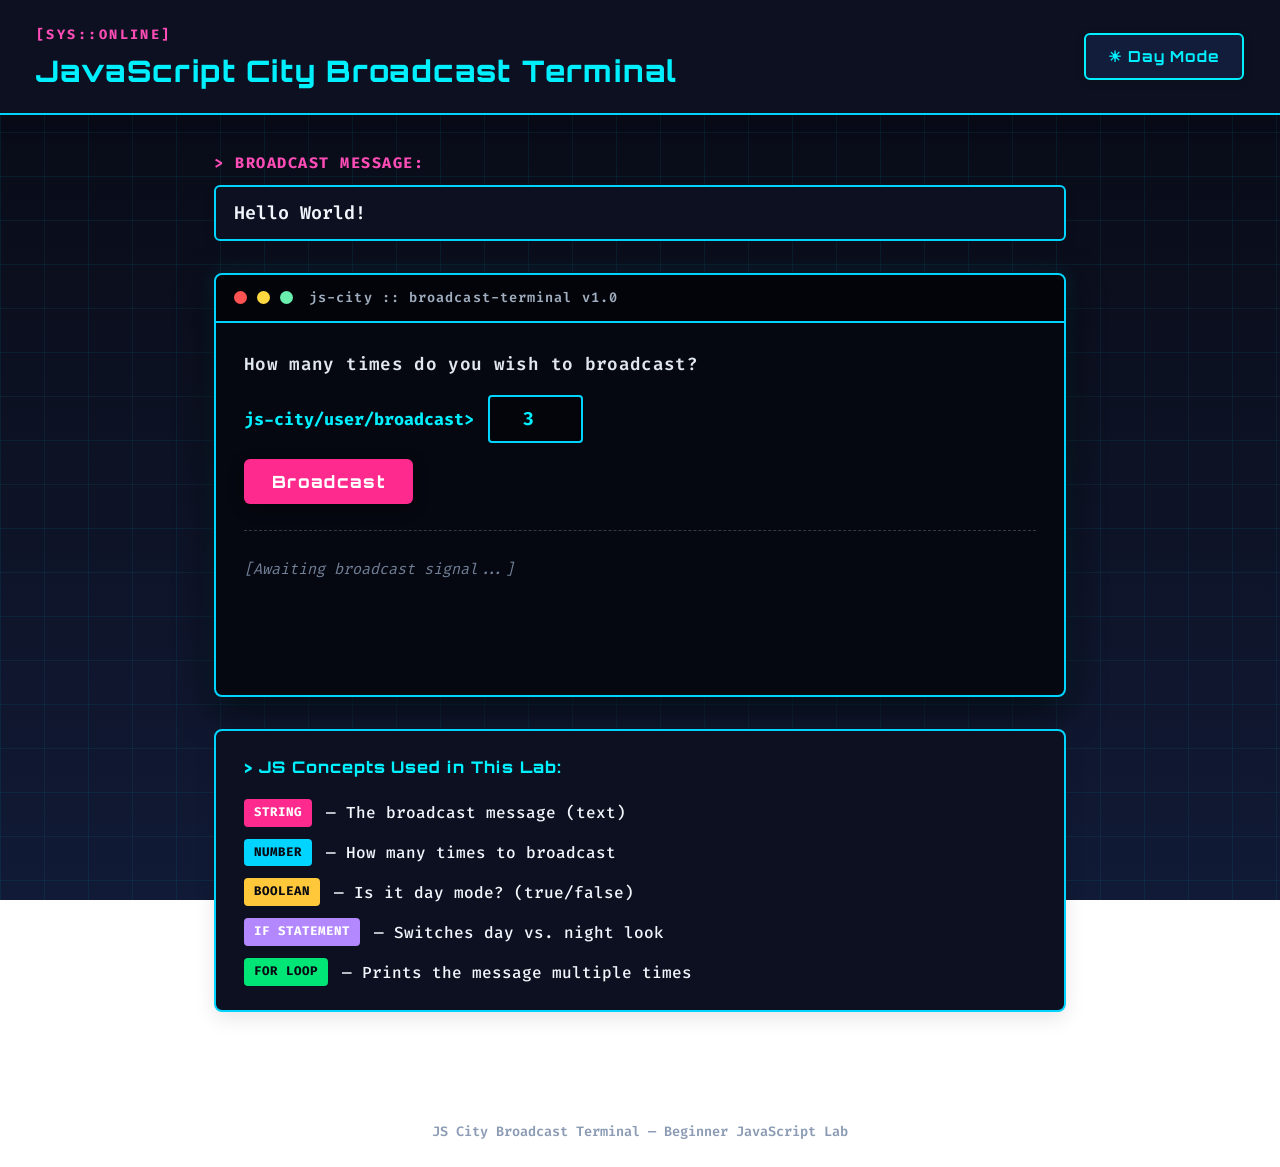
<file: demos/00_Demo_HTML_CSS_Portfolio/04-Javascript/index.html>
<!DOCTYPE html>
<html lang="en">
<head>
  <meta charset="UTF-8" />
  <meta name="viewport" content="width=device-width, initial-scale=1.0" />
  <title>JavaScript City Broadcast Terminal</title>
  <link rel="stylesheet" href="css/style.css" />
</head>
<body id="page-body">

  <!-- ===== PAGE HEADER ===== -->
  <header class="site-header">
    <div class="header-left">
      <span class="header-tag">[SYS::ONLINE]</span>
      <h1 class="site-title">JavaScript City Broadcast Terminal</h1>
    </div>
    <div class="header-right">
      <!-- Day/Night Toggle Button -->
      <button id="toggle-btn" onclick="toggleDayNight()">☀ Day Mode</button>
    </div>
  </header>

  <!-- ===== MAIN CONTENT ===== -->
  <main class="main-content">

    <!-- Message Input Section -->
    <section class="input-section">
      <label for="message-input" class="input-label">
        &gt; BROADCAST MESSAGE:
      </label>
      <input
        type="text"
        id="message-input"
        class="message-input"
        value="Hello World!"
        placeholder="Type your message here..."
      />
    </section>

    <!-- Terminal Window -->
    <section class="terminal-wrapper">
      <div class="terminal-titlebar">
        <span class="dot dot-red"></span>
        <span class="dot dot-yellow"></span>
        <span class="dot dot-green"></span>
        <span class="terminal-label">js-city :: broadcast-terminal v1.0</span>
      </div>

      <div class="terminal-body">

        <!-- Terminal Prompt Area -->
        <div class="terminal-prompt-area">
          <p class="terminal-question">How many times do you wish to broadcast?</p>
          <div class="terminal-input-row">
            <label for="count-input" class="prompt-label">js-city/user/broadcast&gt;</label>
            <input
              type="number"
              id="count-input"
              class="count-input"
              min="1"
              max="50"
              value="3"
            />
          </div>
          <button id="broadcast-btn" onclick="runBroadcast()"> Broadcast</button>
        </div>

        <!-- Terminal Output -->
        <div class="terminal-divider"></div>
        <div id="terminal-output" class="terminal-output">
          <p class="output-idle">[Awaiting broadcast signal...]</p>
        </div>

      </div>
    </section>

    <!-- Beginner Concept Labels -->
    <section class="concept-legend">
      <h2 class="legend-title">&gt; JS Concepts Used in This Lab:</h2>
      <ul class="legend-list">
        <li><span class="tag tag-string">STRING</span> — The broadcast message (text)</li>
        <li><span class="tag tag-number">NUMBER</span> — How many times to broadcast</li>
        <li><span class="tag tag-boolean">BOOLEAN</span> — Is it day mode? (true/false)</li>
        <li><span class="tag tag-if">IF STATEMENT</span> — Switches day vs. night look</li>
        <li><span class="tag tag-loop">FOR LOOP</span> — Prints the message multiple times</li>
      </ul>
    </section>

  </main>

  <footer class="site-footer">
    <p>JS City Broadcast Terminal &mdash; Beginner JavaScript Lab</p>
  </footer>

  <script src="js/script.js"></script>
</body>
</html>
</file>
<file: labs/lab05-CSS-introduction/styling/style.css>
/* ELEMENT SELECTOR: Styles every element of this type. */
h2 {
    color: darkblue;
    font-family: "Arial", serif;
    font-size: 24px;
}

/* CLASS SELECTOR: Styles elements with class="info-box". */
.info-box {
    background-color: lightblue;
    padding: 20px;
    border: 2px;
    width: 400px;
}

/* ID SELECTOR: Styles the element with id="cssLogo". */
#cssLogo {
    margin: 20px;
    height: 100px;
}
</file>
<file: labs/lab06-programming-introduction/css/style.css>
/* ===== Fonts ===== */

@import url('https://fonts.googleapis.com/css2?family=Orbitron:wght@500;700&display=swap');

/* ===== Page ===== */

body {
    background: linear-gradient(
        to bottom,
        #090014 0%,
        #1b0033 50%,
        #12001f 100%
    );

    color: #ffffff;
    font-family: "Segoe UI", Arial, sans-serif;

    min-height: 100vh;

    margin: 0;
    padding: 40px;
}

/* ===== Layout ===== */

.page-layout {
    display: flex;
    gap: 25px;
    align-items: flex-start;
}

/* ===== Sidebar ===== */

.sidebar {
    flex: 1;
    max-width: 280px;

    padding: 25px;

    background: rgba(0, 0, 0, 0.25);

    border: 2px solid #66e6ff;
    border-radius: 10px;

    box-shadow:
        0 0 15px #66e6ff,
        0 0 30px rgba(102, 230, 255, 0.25);
}

/* ===== Rules ===== */

.rules {
    font-family: Consolas, "Courier New", monospace;

    color: #e8e8e8;

    line-height: 1.8;
}

/* ===== Main Content ===== */

.container {
    flex: 3;

    padding: 30px;

    background: rgba(0, 0, 0, 0.25);

    border: 2px solid #ff66cc;
    border-radius: 10px;

    box-shadow:
        0 0 15px #ff66cc,
        0 0 30px rgba(255, 102, 204, 0.35);
}

/* ===== Headings ===== */

h1,
h2,
h3 {
    font-family: "Orbitron", sans-serif;
}

h1 {
    color: #ff66cc;

    margin-top: 0;
    margin-bottom: 20px;

    text-shadow: 0 0 4px rgba(255, 102, 204, 0.25);
}

h2 {
    color: #66e6ff;

    margin-top: 30px;

    text-shadow: 0 0 4px rgba(102, 230, 255, 0.2);
}

h3 {
    color: #ffb347;

    margin-top: 0;
    margin-bottom: 15px;
}

/* ===== Text ===== */

p {
    color: #f0f0f0;

    font-size: 1.05rem;
    line-height: 1.7;
}

strong {
    color: #ffb347;
}

/* ===== Variable Cards ===== */

.variable-container {
    display: flex;
    gap: 25px;

    margin-bottom: 30px;
}

.variable-card {
    flex: 1;

    padding: 20px;

    background: rgba(0, 0, 0, 0.20);

    border: 2px solid #ff66cc;
    border-radius: 8px;

    box-shadow:
        0 0 10px rgba(255, 102, 204, 0.25);
}

/* ===== Labels ===== */

label {
    color: #f5f5f5;

    font-weight: 600;
}

/* ===== Dropdowns ===== */

select {
    width: 220px;

    padding: 10px;
    margin-top: 10px;

    background-color: #1a102b;

    color: white;

    border: 2px solid #ff66cc;
    border-radius: 6px;

    font-size: 1rem;
    font-family: inherit;

    box-shadow:
        0 0 8px rgba(255, 102, 204, 0.5);

    outline: none;
}

select:focus {
    box-shadow:
        0 0 12px #ff66cc,
        0 0 20px rgba(255, 102, 204, 0.5);
}

/* ===== Button ===== */

button {
    display: block;

    margin: 0 auto 30px auto;

    background: linear-gradient(
        to right,
        #ff0088,
        #ff7a18
    );

    color: white;

    border: none;
    border-radius: 6px;

    padding: 12px 24px;

    font-size: 1rem;
    font-weight: 600;
    font-family: inherit;

    cursor: pointer;

    box-shadow:
        0 0 12px rgba(255, 0, 136, 0.6);

    transition: all 0.2s ease;
}

button:hover {
    transform: translateY(-2px);

    box-shadow:
        0 0 18px rgba(255, 0, 136, 0.8),
        0 0 30px rgba(255, 0, 136, 0.4);
}

/* ===== Output ===== */

#output {
    margin-top: 15px;

    min-height: 100px;

    padding: 15px;

    background-color: rgba(0, 0, 0, 0.4);

    border: 2px solid #66e6ff;
    border-radius: 6px;

    color: #ffffff;

    font-size: 1rem;
    line-height: 1.8;

    box-shadow:
        0 0 12px rgba(102, 230, 255, 0.6),
        0 0 25px rgba(102, 230, 255, 0.25);
}

/* ===== Mobile ===== */

@media (max-width: 900px) {

    .page-layout {
        flex-direction: column;
    }

    .sidebar {
        max-width: 100%;
    }

    .variable-container {
        flex-direction: column;
    }

    select {
        width: 100%;
    }

}
</file>
<file: labs/lab07-javascript-introduction/css/style.css>
/* ============================================================
   CSS: JavaScript City Broadcast Terminal
   Synthwave / Cyberpunk Aesthetic (High Contrast & Legible)
   ============================================================ */

/* ----- Google Font Import ----- */
@import url('https://fonts.googleapis.com/css2?family=Fira+Code:wght@400;600;700&family=Orbitron:wght@600;800;900&display=swap');

/* ----- CSS Variables: Night Mode (Cooler Tones - Default) ----- */
:root {
  /* Backgrounds & Canvas */
  --bg-gradient:       linear-gradient(180deg, #070913 0%, #0d1224 50%, #111a36 100%);
  --bg-grid-color:     rgba(0, 229, 255, 0.07);

  /* Containers & Terminal */
  --surface-color:     #0c1020;
  --terminal-bg:       #060811;
  --terminal-border:   #00d4ff;
  --terminal-shadow:   0 12px 36px rgba(0, 0, 0, 0.75), 0 0 20px rgba(0, 212, 255, 0.15);

  /* Typography & Contrast */
  --text-main:         #f0f6fc;
  --text-muted:        #8b9bb4;
  --title-color:       #00f0ff;
  --title-sub:         #ff4db8;

  /* Interactive Accents */
  --accent-cyan:       #00f0ff;
  --accent-pink:       #ff2a8d;
  --btn-toggle-bg:     #121d3b;
  --btn-toggle-border: #00f0ff;
  --btn-toggle-text:   #00f0ff;

  --btn-action-bg:     #ff2a8d;
  --btn-action-text:   #ffffff;

  /* Output text */
  --output-text:       #5af7ff;
  --output-prefix:     #ff2a8d;

  /* Educational Concept Tags */
  --tag-string:        #ff2a8d;
  --tag-number:        #00d4ff;
  --tag-boolean:       #ffc83b;
  --tag-if:            #b388ff;
  --tag-loop:          #00e676;

  /* Window Dots */
  --dot-red:           #ff5252;
  --dot-yellow:        #ffd740;
  --dot-green:         #69f0ae;
}

/* ----- CSS Variables: Day Mode (Warmer Sunset/Retro Tones) ----- */
body.day-mode {
  --bg-gradient:       linear-gradient(180deg, #fff3e6 0%, #ffe0cc 45%, #ffd1b3 100%);
  --bg-grid-color:     rgba(230, 81, 0, 0.08);

  --surface-color:     #ffffff;
  --terminal-bg:       #1f1424;
  --terminal-border:   #ff5e3a;
  --terminal-shadow:   0 14px 40px rgba(180, 50, 20, 0.18), 0 0 25px rgba(255, 94, 58, 0.25);

  --text-main:         #241526;
  --text-muted:        #6b536e;
  --title-color:       #d81e5b;
  --title-sub:         #e65100;

  --accent-cyan:       #e65100;
  --accent-pink:       #d81e5b;
  --btn-toggle-bg:     #ffe8dc;
  --btn-toggle-border: #e65100;
  --btn-toggle-text:   #b83800;

  --btn-action-bg:     #e65100;
  --btn-action-text:   #ffffff;

  --output-text:       #ffd166;
  --output-prefix:     #ff5e3a;

  --tag-string:        #d81e5b;
  --tag-number:        #e65100;
  --tag-boolean:       #c67d00;
  --tag-if:            #7b1fa2;
  --tag-loop:          #2e7d32;
}

/* ============================================================
   Base Setup & Typography Scaling
   ============================================================ */
*, *::before, *::after {
  box-sizing: border-box;
  margin: 0;
  padding: 0;
}

body {
  background: var(--bg-gradient);
  background-attachment: fixed;
  color: var(--text-main);
  font-family: 'Fira Code', monospace;
  font-size: 16px;
  line-height: 1.6;
  min-height: 100vh;
  position: relative;
  transition: background 0.4s ease, color 0.3s ease;
}

/* Subtle grid floor overlay */
body::before {
  content: "";
  position: fixed;
  inset: 0;
  background-image:
    linear-gradient(var(--bg-grid-color) 1.5px, transparent 1.5px),
    linear-gradient(90deg, var(--bg-grid-color) 1.5px, transparent 1.5px);
  background-size: 44px 44px;
  pointer-events: none;
  z-index: 0;
}

/* ============================================================
   Header Section
   ============================================================ */
.site-header {
  position: relative;
  z-index: 1;
  display: flex;
  align-items: center;
  justify-content: space-between;
  flex-wrap: wrap;
  gap: 16px;
  padding: 24px 36px;
  background-color: var(--surface-color);
  border-bottom: 2px solid var(--terminal-border);
  box-shadow: 0 4px 20px rgba(0, 0, 0, 0.15);
  transition: all 0.3s ease;
}

.header-left {
  display: flex;
  flex-direction: column;
  gap: 6px;
}

.header-tag {
  font-size: 0.85rem;
  font-weight: 700;
  color: var(--title-sub);
  letter-spacing: 0.18em;
  text-transform: uppercase;
}

.site-title {
  font-family: 'Orbitron', sans-serif;
  font-size: clamp(1.2rem, 3.2vw, 1.85rem);
  font-weight: 800;
  color: var(--title-color);
  letter-spacing: 0.04em;
  line-height: 1.25;
  transition: color 0.3s ease;
}

#toggle-btn {
  font-family: 'Orbitron', sans-serif;
  font-size: 0.95rem;
  font-weight: 700;
  padding: 12px 22px;
  background-color: var(--btn-toggle-bg);
  color: var(--btn-toggle-text);
  border: 2px solid var(--btn-toggle-border);
  border-radius: 6px;
  cursor: pointer;
  letter-spacing: 0.06em;
  transition: all 0.25s ease;
  box-shadow: 0 2px 10px rgba(0, 0, 0, 0.1);
}

#toggle-btn:hover {
  transform: translateY(-2px);
  box-shadow: 0 4px 15px rgba(0, 0, 0, 0.2);
}

/* ============================================================
   Main Layout Container
   ============================================================ */
.main-content {
  position: relative;
  z-index: 1;
  max-width: 900px;
  margin: 36px auto;
  padding: 0 24px 48px 24px;
  display: flex;
  flex-direction: column;
  gap: 32px;
}

/* ============================================================
   Broadcast Message Input
   ============================================================ */
.input-section {
  display: flex;
  flex-direction: column;
  gap: 10px;
}

.input-label {
  font-size: 0.95rem;
  font-weight: 700;
  color: var(--title-sub);
  letter-spacing: 0.1em;
}

.message-input {
  font-family: 'Fira Code', monospace;
  font-size: 1.15rem;
  font-weight: 600;
  padding: 14px 18px;
  background-color: var(--surface-color);
  color: var(--text-main);
  border: 2px solid var(--terminal-border);
  border-radius: 6px;
  outline: none;
  width: 100%;
  transition: all 0.25s ease;
  box-shadow: 0 4px 12px rgba(0, 0, 0, 0.1);
}

.message-input:focus {
  border-color: var(--accent-pink);
  box-shadow: 0 0 12px rgba(255, 42, 141, 0.3);
}

/* ============================================================
   Terminal Window
   ============================================================ */
.terminal-wrapper {
  background-color: var(--terminal-bg);
  border: 2px solid var(--terminal-border);
  border-radius: 8px;
  overflow: hidden;
  box-shadow: var(--terminal-shadow);
  transition: all 0.3s ease;
}

.terminal-titlebar {
  display: flex;
  align-items: center;
  gap: 10px;
  padding: 12px 18px;
  background-color: rgba(0, 0, 0, 0.45);
  border-bottom: 2px solid var(--terminal-border);
}

.dot {
  width: 13px;
  height: 13px;
  border-radius: 50%;
  display: inline-block;
}
.dot-red    { background-color: var(--dot-red); }
.dot-yellow { background-color: var(--dot-yellow); }
.dot-green  { background-color: var(--dot-green); }

.terminal-label {
  font-family: 'Fira Code', monospace;
  font-size: 0.85rem;
  font-weight: 600;
  color: #a0aec0;
  margin-left: 6px;
  letter-spacing: 0.08em;
}

.terminal-body {
  padding: 28px;
  display: flex;
  flex-direction: column;
  gap: 22px;
}

.terminal-prompt-area {
  display: flex;
  flex-direction: column;
  gap: 16px;
}

.terminal-question {
  color: #e2e8f0;
  font-size: 1.1rem;
  font-weight: 600;
  letter-spacing: 0.02em;
}

.terminal-input-row {
  display: flex;
  align-items: center;
  gap: 14px;
  flex-wrap: wrap;
}

.prompt-label {
  color: var(--accent-cyan);
  font-size: 1.05rem;
  font-weight: 700;
  white-space: nowrap;
}

.count-input {
  font-family: 'Fira Code', monospace;
  font-size: 1.15rem;
  font-weight: 700;
  padding: 10px 14px;
  width: 95px;
  background-color: #04050a;
  color: #00f0ff;
  border: 2px solid var(--terminal-border);
  border-radius: 4px;
  outline: none;
  text-align: center;
}

.count-input:focus {
  border-color: var(--accent-pink);
}

#broadcast-btn {
  font-family: 'Orbitron', sans-serif;
  font-size: 1.05rem;
  font-weight: 800;
  padding: 12px 28px;
  background-color: var(--btn-action-bg);
  color: var(--btn-action-text);
  border: none;
  border-radius: 6px;
  cursor: pointer;
  letter-spacing: 0.08em;
  align-self: flex-start;
  transition: all 0.25s ease;
  box-shadow: 0 4px 14px rgba(0, 0, 0, 0.4);
}

#broadcast-btn:hover {
  transform: translateY(-2px);
  filter: brightness(1.15);
}

.terminal-divider {
  border: none;
  border-top: 1px dashed rgba(255, 255, 255, 0.2);
  margin: 4px 0;
}

/* ============================================================
   Terminal Output Area
   ============================================================ */
.terminal-output {
  min-height: 110px;
  max-height: 280px;
  overflow-y: auto;
  display: flex;
  flex-direction: column;
  gap: 6px;
  padding-right: 6px;

  /* Firefox scrollbar */
  scrollbar-width: thin;
  scrollbar-color: var(--terminal-border) rgba(0, 0, 0, 0.3);
}

.output-idle {
  color: #718096;
  font-size: 0.95rem;
  font-style: italic;
}

/* Terminal-style output lines — no emoji, left accent bar */
.output-line {
  color: var(--output-text);
  font-family: 'Fira Code', monospace;
  font-size: 1.05rem;
  font-weight: 500;
  line-height: 1.7;
  word-break: break-word;
  letter-spacing: 0.03em;
  border-left: 2px solid var(--accent-pink);
  padding-left: 12px;
  margin-left: 4px;
}

/* Chrome / Edge / Safari terminal scrollbar */
.terminal-output::-webkit-scrollbar {
  width: 8px;
}

.terminal-output::-webkit-scrollbar-track {
  background: rgba(0, 0, 0, 0.4);
  border-radius: 4px;
  border-left: 1px solid rgba(255, 255, 255, 0.05);
}

.terminal-output::-webkit-scrollbar-thumb {
  background: linear-gradient(
    180deg,
    var(--accent-pink) 0%,
    var(--accent-cyan) 100%
  );
  border-radius: 4px;
  border: 1px solid rgba(0, 0, 0, 0.3);
}

.terminal-output::-webkit-scrollbar-thumb:hover {
  background: linear-gradient(
    180deg,
    var(--accent-cyan) 0%,
    var(--accent-pink) 100%
  );
  box-shadow: 0 0 8px var(--accent-cyan);
}

.terminal-output::-webkit-scrollbar-corner {
  background: transparent;
}

/* ============================================================
   Concept Legend Box
   ============================================================ */
.concept-legend {
  border: 2px solid var(--terminal-border);
  border-radius: 8px;
  padding: 24px 28px;
  background-color: var(--surface-color);
  box-shadow: 0 6px 20px rgba(0, 0, 0, 0.1);
  transition: all 0.3s ease;
}

.legend-title {
  font-family: 'Orbitron', sans-serif;
  font-size: 1rem;
  font-weight: 800;
  color: var(--title-color);
  margin-bottom: 18px;
  letter-spacing: 0.06em;
}

.legend-list {
  list-style: none;
  display: flex;
  flex-direction: column;
  gap: 12px;
}

.legend-list li {
  font-size: 1rem;
  font-weight: 500;
  color: var(--text-main);
  display: flex;
  align-items: center;
  gap: 14px;
  flex-wrap: wrap;
}

.tag {
  font-size: 0.78rem;
  font-weight: 700;
  padding: 4px 10px;
  border-radius: 4px;
  letter-spacing: 0.08em;
  white-space: nowrap;
  color: #ffffff;
}

.tag-string  { background-color: var(--tag-string); }
.tag-number  { background-color: var(--tag-number);  color: #070913; }
.tag-boolean { background-color: var(--tag-boolean); color: #070913; }
.tag-if      { background-color: var(--tag-if); }
.tag-loop    { background-color: var(--tag-loop);    color: #070913; }

/* ============================================================
   Footer
   ============================================================ */
.site-footer {
  text-align: center;
  padding: 24px;
  font-size: 0.85rem;
  font-weight: 600;
  color: var(--text-muted);
  border-top: 1px solid rgba(255, 255, 255, 0.1);
  position: relative;
  z-index: 1;
}

/* ============================================================
   Page-Level Scrollbar
   ============================================================ */

/* Firefox */
html {
  scrollbar-width: thin;
  scrollbar-color: var(--terminal-border) var(--surface-color);
}

/* Chrome / Edge / Safari */
html::-webkit-scrollbar {
  width: 10px;
}

html::-webkit-scrollbar-track {
  background: var(--surface-color);
  border-left: 1px solid rgba(255, 255, 255, 0.04);
}

html::-webkit-scrollbar-thumb {
  background: linear-gradient(
    180deg,
    var(--accent-pink)     0%,
    var(--terminal-border) 50%,
    var(--accent-cyan)     100%
  );
  border-radius: 6px;
  border: 2px solid var(--surface-color);
}

html::-webkit-scrollbar-thumb:hover {
  background: linear-gradient(
    180deg,
    var(--accent-cyan) 0%,
    var(--accent-pink) 100%
  );
  box-shadow: 0 0 10px var(--accent-pink);
}

html::-webkit-scrollbar-corner {
  background: var(--surface-color);
}

/* ============================================================
   Responsive Tweaks
   ============================================================ */
@media (max-width: 600px) {
  .site-header   { padding: 18px 20px; }
  .main-content  { padding: 0 16px; margin: 24px auto; }
  .terminal-body { padding: 18px; }
  .site-title    { font-size: 1.25rem; }
  .output-line   { font-size: 1rem; }
}
</file>
<file: demos/00_Demo_HTML_CSS_Portfolio/04-External-Inline-Internal-CSS/style.css>
/* External CSS (base layout and component styling) */

/* ELEMENT SELECTOR: targets the <body> element */
body {
  font-family: system-ui, Arial, sans-serif;
  margin: 2rem;
  background: #f7f9fc;
}

/* CLASS SELECTOR: targets any element with class="card" */
.card {
  background: white;
  border: 1px solid #dde3ea;
  border-radius: 8px;
  padding: 1rem;
  max-width: 480px;
  box-shadow: 0 1px 3px rgba(0,0,0,0.06);
}

/* ID SELECTOR: targets the single element with id="special-note" */
#special-note {
  background: #fff8e6;
  border-left: 4px solid #ffb300;
  padding: 0.5rem 0.75rem;
  margin-top: 0.5rem;
  font-size: 0.95rem;
}
</file>
<file: demos/00_Demo_HTML_CSS_Portfolio/04-Javascript/css/style.css>
/* ============================================================
   CSS: JavaScript City Broadcast Terminal
   Synthwave / Cyberpunk Aesthetic (High Contrast & Legible)
   ============================================================ */

/* ----- Google Font Import ----- */
@import url('https://fonts.googleapis.com/css2?family=Fira+Code:wght@400;600;700&family=Orbitron:wght@600;800;900&display=swap');

/* ----- CSS Variables: Night Mode (Cooler Tones - Default) ----- */
:root {
  /* Backgrounds & Canvas */
  --bg-gradient:       linear-gradient(180deg, #070913 0%, #0d1224 50%, #111a36 100%);
  --bg-grid-color:     rgba(0, 229, 255, 0.07);

  /* Containers & Terminal */
  --surface-color:     #0c1020;
  --terminal-bg:       #060811;
  --terminal-border:   #00d4ff;
  --terminal-shadow:   0 12px 36px rgba(0, 0, 0, 0.75), 0 0 20px rgba(0, 212, 255, 0.15);

  /* Typography & Contrast */
  --text-main:         #f0f6fc;
  --text-muted:        #8b9bb4;
  --title-color:       #00f0ff;
  --title-sub:         #ff4db8;

  /* Interactive Accents */
  --accent-cyan:       #00f0ff;
  --accent-pink:       #ff2a8d;
  --btn-toggle-bg:     #121d3b;
  --btn-toggle-border: #00f0ff;
  --btn-toggle-text:   #00f0ff;

  --btn-action-bg:     #ff2a8d;
  --btn-action-text:   #ffffff;

  /* Output text */
  --output-text:       #5af7ff;
  --output-prefix:     #ff2a8d;

  /* Educational Concept Tags */
  --tag-string:        #ff2a8d;
  --tag-number:        #00d4ff;
  --tag-boolean:       #ffc83b;
  --tag-if:            #b388ff;
  --tag-loop:          #00e676;

  /* Window Dots */
  --dot-red:           #ff5252;
  --dot-yellow:        #ffd740;
  --dot-green:         #69f0ae;
}

/* ----- CSS Variables: Day Mode (Warmer Sunset/Retro Tones) ----- */
body.day-mode {
  --bg-gradient:       linear-gradient(180deg, #fff3e6 0%, #ffe0cc 45%, #ffd1b3 100%);
  --bg-grid-color:     rgba(230, 81, 0, 0.08);

  --surface-color:     #ffffff;
  --terminal-bg:       #1f1424;
  --terminal-border:   #ff5e3a;
  --terminal-shadow:   0 14px 40px rgba(180, 50, 20, 0.18), 0 0 25px rgba(255, 94, 58, 0.25);

  --text-main:         #241526;
  --text-muted:        #6b536e;
  --title-color:       #d81e5b;
  --title-sub:         #e65100;

  --accent-cyan:       #e65100;
  --accent-pink:       #d81e5b;
  --btn-toggle-bg:     #ffe8dc;
  --btn-toggle-border: #e65100;
  --btn-toggle-text:   #b83800;

  --btn-action-bg:     #e65100;
  --btn-action-text:   #ffffff;

  --output-text:       #ffd166;
  --output-prefix:     #ff5e3a;

  --tag-string:        #d81e5b;
  --tag-number:        #e65100;
  --tag-boolean:       #c67d00;
  --tag-if:            #7b1fa2;
  --tag-loop:          #2e7d32;
}

/* ============================================================
   Base Setup & Typography Scaling
   ============================================================ */
*, *::before, *::after {
  box-sizing: border-box;
  margin: 0;
  padding: 0;
}

body {
  background: var(--bg-gradient);
  background-attachment: fixed;
  color: var(--text-main);
  font-family: 'Fira Code', monospace;
  font-size: 16px;
  line-height: 1.6;
  min-height: 100vh;
  position: relative;
  transition: background 0.4s ease, color 0.3s ease;
}

/* Subtle grid floor overlay */
body::before {
  content: "";
  position: fixed;
  inset: 0;
  background-image:
    linear-gradient(var(--bg-grid-color) 1.5px, transparent 1.5px),
    linear-gradient(90deg, var(--bg-grid-color) 1.5px, transparent 1.5px);
  background-size: 44px 44px;
  pointer-events: none;
  z-index: 0;
}

/* ============================================================
   Header Section
   ============================================================ */
.site-header {
  position: relative;
  z-index: 1;
  display: flex;
  align-items: center;
  justify-content: space-between;
  flex-wrap: wrap;
  gap: 16px;
  padding: 24px 36px;
  background-color: var(--surface-color);
  border-bottom: 2px solid var(--terminal-border);
  box-shadow: 0 4px 20px rgba(0, 0, 0, 0.15);
  transition: all 0.3s ease;
}

.header-left {
  display: flex;
  flex-direction: column;
  gap: 6px;
}

.header-tag {
  font-size: 0.85rem;
  font-weight: 700;
  color: var(--title-sub);
  letter-spacing: 0.18em;
  text-transform: uppercase;
}

.site-title {
  font-family: 'Orbitron', sans-serif;
  font-size: clamp(1.2rem, 3.2vw, 1.85rem);
  font-weight: 800;
  color: var(--title-color);
  letter-spacing: 0.04em;
  line-height: 1.25;
  transition: color 0.3s ease;
}

#toggle-btn {
  font-family: 'Orbitron', sans-serif;
  font-size: 0.95rem;
  font-weight: 700;
  padding: 12px 22px;
  background-color: var(--btn-toggle-bg);
  color: var(--btn-toggle-text);
  border: 2px solid var(--btn-toggle-border);
  border-radius: 6px;
  cursor: pointer;
  letter-spacing: 0.06em;
  transition: all 0.25s ease;
  box-shadow: 0 2px 10px rgba(0, 0, 0, 0.1);
}

#toggle-btn:hover {
  transform: translateY(-2px);
  box-shadow: 0 4px 15px rgba(0, 0, 0, 0.2);
}

/* ============================================================
   Main Layout Container
   ============================================================ */
.main-content {
  position: relative;
  z-index: 1;
  max-width: 900px;
  margin: 36px auto;
  padding: 0 24px 48px 24px;
  display: flex;
  flex-direction: column;
  gap: 32px;
}

/* ============================================================
   Broadcast Message Input
   ============================================================ */
.input-section {
  display: flex;
  flex-direction: column;
  gap: 10px;
}

.input-label {
  font-size: 0.95rem;
  font-weight: 700;
  color: var(--title-sub);
  letter-spacing: 0.1em;
}

.message-input {
  font-family: 'Fira Code', monospace;
  font-size: 1.15rem;
  font-weight: 600;
  padding: 14px 18px;
  background-color: var(--surface-color);
  color: var(--text-main);
  border: 2px solid var(--terminal-border);
  border-radius: 6px;
  outline: none;
  width: 100%;
  transition: all 0.25s ease;
  box-shadow: 0 4px 12px rgba(0, 0, 0, 0.1);
}

.message-input:focus {
  border-color: var(--accent-pink);
  box-shadow: 0 0 12px rgba(255, 42, 141, 0.3);
}

/* ============================================================
   Terminal Window
   ============================================================ */
.terminal-wrapper {
  background-color: var(--terminal-bg);
  border: 2px solid var(--terminal-border);
  border-radius: 8px;
  overflow: hidden;
  box-shadow: var(--terminal-shadow);
  transition: all 0.3s ease;
}

.terminal-titlebar {
  display: flex;
  align-items: center;
  gap: 10px;
  padding: 12px 18px;
  background-color: rgba(0, 0, 0, 0.45);
  border-bottom: 2px solid var(--terminal-border);
}

.dot {
  width: 13px;
  height: 13px;
  border-radius: 50%;
  display: inline-block;
}
.dot-red    { background-color: var(--dot-red); }
.dot-yellow { background-color: var(--dot-yellow); }
.dot-green  { background-color: var(--dot-green); }

.terminal-label {
  font-family: 'Fira Code', monospace;
  font-size: 0.85rem;
  font-weight: 600;
  color: #a0aec0;
  margin-left: 6px;
  letter-spacing: 0.08em;
}

.terminal-body {
  padding: 28px;
  display: flex;
  flex-direction: column;
  gap: 22px;
}

.terminal-prompt-area {
  display: flex;
  flex-direction: column;
  gap: 16px;
}

.terminal-question {
  color: #e2e8f0;
  font-size: 1.1rem;
  font-weight: 600;
  letter-spacing: 0.02em;
}

.terminal-input-row {
  display: flex;
  align-items: center;
  gap: 14px;
  flex-wrap: wrap;
}

.prompt-label {
  color: var(--accent-cyan);
  font-size: 1.05rem;
  font-weight: 700;
  white-space: nowrap;
}

.count-input {
  font-family: 'Fira Code', monospace;
  font-size: 1.15rem;
  font-weight: 700;
  padding: 10px 14px;
  width: 95px;
  background-color: #04050a;
  color: #00f0ff;
  border: 2px solid var(--terminal-border);
  border-radius: 4px;
  outline: none;
  text-align: center;
}

.count-input:focus {
  border-color: var(--accent-pink);
}

#broadcast-btn {
  font-family: 'Orbitron', sans-serif;
  font-size: 1.05rem;
  font-weight: 800;
  padding: 12px 28px;
  background-color: var(--btn-action-bg);
  color: var(--btn-action-text);
  border: none;
  border-radius: 6px;
  cursor: pointer;
  letter-spacing: 0.08em;
  align-self: flex-start;
  transition: all 0.25s ease;
  box-shadow: 0 4px 14px rgba(0, 0, 0, 0.4);
}

#broadcast-btn:hover {
  transform: translateY(-2px);
  filter: brightness(1.15);
}

.terminal-divider {
  border: none;
  border-top: 1px dashed rgba(255, 255, 255, 0.2);
  margin: 4px 0;
}

/* ============================================================
   Terminal Output Area
   ============================================================ */
.terminal-output {
  min-height: 110px;
  max-height: 280px;
  overflow-y: auto;
  display: flex;
  flex-direction: column;
  gap: 6px;
  padding-right: 6px;

  /* Firefox scrollbar */
  scrollbar-width: thin;
  scrollbar-color: var(--terminal-border) rgba(0, 0, 0, 0.3);
}

.output-idle {
  color: #718096;
  font-size: 0.95rem;
  font-style: italic;
}

/* Terminal-style output lines — no emoji, left accent bar */
.output-line {
  color: var(--output-text);
  font-family: 'Fira Code', monospace;
  font-size: 1.05rem;
  font-weight: 500;
  line-height: 1.7;
  word-break: break-word;
  letter-spacing: 0.03em;
  border-left: 2px solid var(--accent-pink);
  padding-left: 12px;
  margin-left: 4px;
}

/* Chrome / Edge / Safari terminal scrollbar */
.terminal-output::-webkit-scrollbar {
  width: 8px;
}

.terminal-output::-webkit-scrollbar-track {
  background: rgba(0, 0, 0, 0.4);
  border-radius: 4px;
  border-left: 1px solid rgba(255, 255, 255, 0.05);
}

.terminal-output::-webkit-scrollbar-thumb {
  background: linear-gradient(
    180deg,
    var(--accent-pink) 0%,
    var(--accent-cyan) 100%
  );
  border-radius: 4px;
  border: 1px solid rgba(0, 0, 0, 0.3);
}

.terminal-output::-webkit-scrollbar-thumb:hover {
  background: linear-gradient(
    180deg,
    var(--accent-cyan) 0%,
    var(--accent-pink) 100%
  );
  box-shadow: 0 0 8px var(--accent-cyan);
}

.terminal-output::-webkit-scrollbar-corner {
  background: transparent;
}

/* ============================================================
   Concept Legend Box
   ============================================================ */
.concept-legend {
  border: 2px solid var(--terminal-border);
  border-radius: 8px;
  padding: 24px 28px;
  background-color: var(--surface-color);
  box-shadow: 0 6px 20px rgba(0, 0, 0, 0.1);
  transition: all 0.3s ease;
}

.legend-title {
  font-family: 'Orbitron', sans-serif;
  font-size: 1rem;
  font-weight: 800;
  color: var(--title-color);
  margin-bottom: 18px;
  letter-spacing: 0.06em;
}

.legend-list {
  list-style: none;
  display: flex;
  flex-direction: column;
  gap: 12px;
}

.legend-list li {
  font-size: 1rem;
  font-weight: 500;
  color: var(--text-main);
  display: flex;
  align-items: center;
  gap: 14px;
  flex-wrap: wrap;
}

.tag {
  font-size: 0.78rem;
  font-weight: 700;
  padding: 4px 10px;
  border-radius: 4px;
  letter-spacing: 0.08em;
  white-space: nowrap;
  color: #ffffff;
}

.tag-string  { background-color: var(--tag-string); }
.tag-number  { background-color: var(--tag-number);  color: #070913; }
.tag-boolean { background-color: var(--tag-boolean); color: #070913; }
.tag-if      { background-color: var(--tag-if); }
.tag-loop    { background-color: var(--tag-loop);    color: #070913; }

/* ============================================================
   Footer
   ============================================================ */
.site-footer {
  text-align: center;
  padding: 24px;
  font-size: 0.85rem;
  font-weight: 600;
  color: var(--text-muted);
  border-top: 1px solid rgba(255, 255, 255, 0.1);
  position: relative;
  z-index: 1;
}

/* ============================================================
   Page-Level Scrollbar
   ============================================================ */

/* Firefox */
html {
  scrollbar-width: thin;
  scrollbar-color: var(--terminal-border) var(--surface-color);
}

/* Chrome / Edge / Safari */
html::-webkit-scrollbar {
  width: 10px;
}

html::-webkit-scrollbar-track {
  background: var(--surface-color);
  border-left: 1px solid rgba(255, 255, 255, 0.04);
}

html::-webkit-scrollbar-thumb {
  background: linear-gradient(
    180deg,
    var(--accent-pink)     0%,
    var(--terminal-border) 50%,
    var(--accent-cyan)     100%
  );
  border-radius: 6px;
  border: 2px solid var(--surface-color);
}

html::-webkit-scrollbar-thumb:hover {
  background: linear-gradient(
    180deg,
    var(--accent-cyan) 0%,
    var(--accent-pink) 100%
  );
  box-shadow: 0 0 10px var(--accent-pink);
}

html::-webkit-scrollbar-corner {
  background: var(--surface-color);
}

/* ============================================================
   Responsive Tweaks
   ============================================================ */
@media (max-width: 600px) {
  .site-header   { padding: 18px 20px; }
  .main-content  { padding: 0 16px; margin: 24px auto; }
  .terminal-body { padding: 18px; }
  .site-title    { font-size: 1.25rem; }
  .output-line   { font-size: 1rem; }
}
</file>
